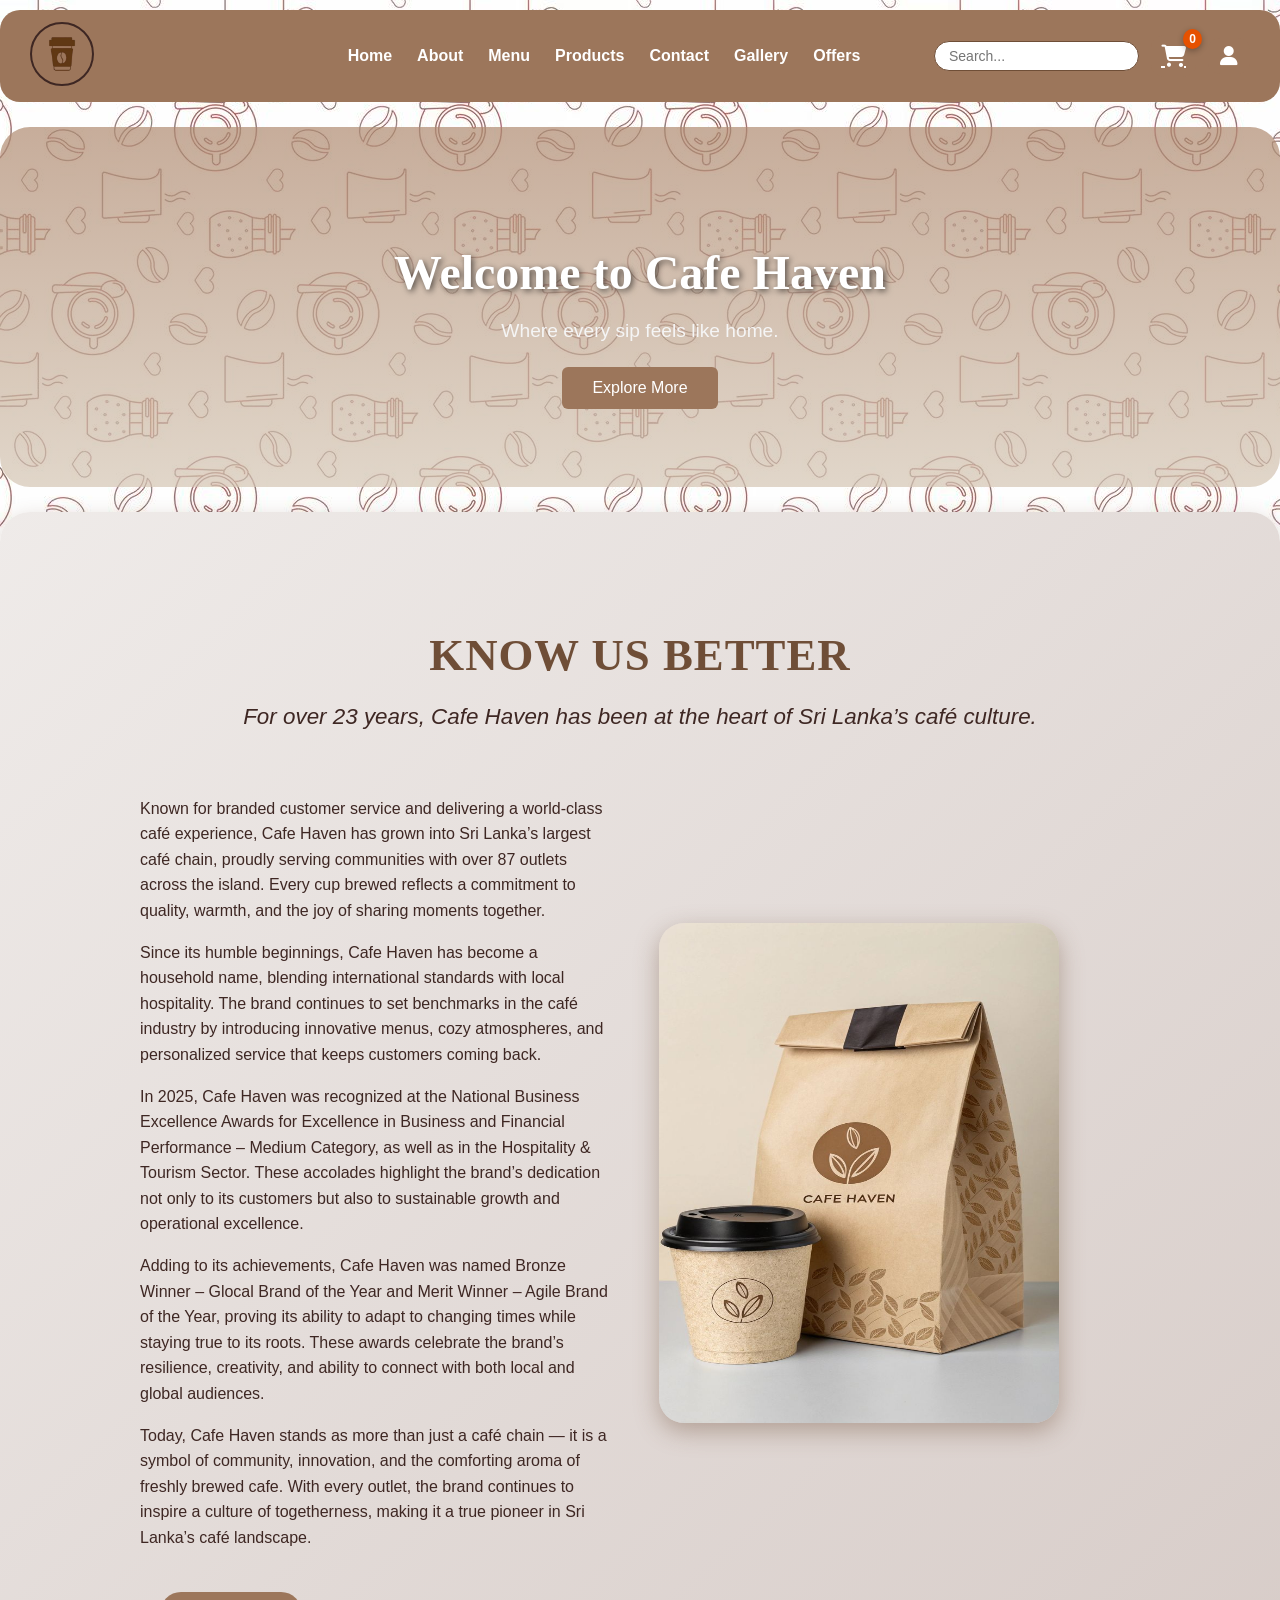
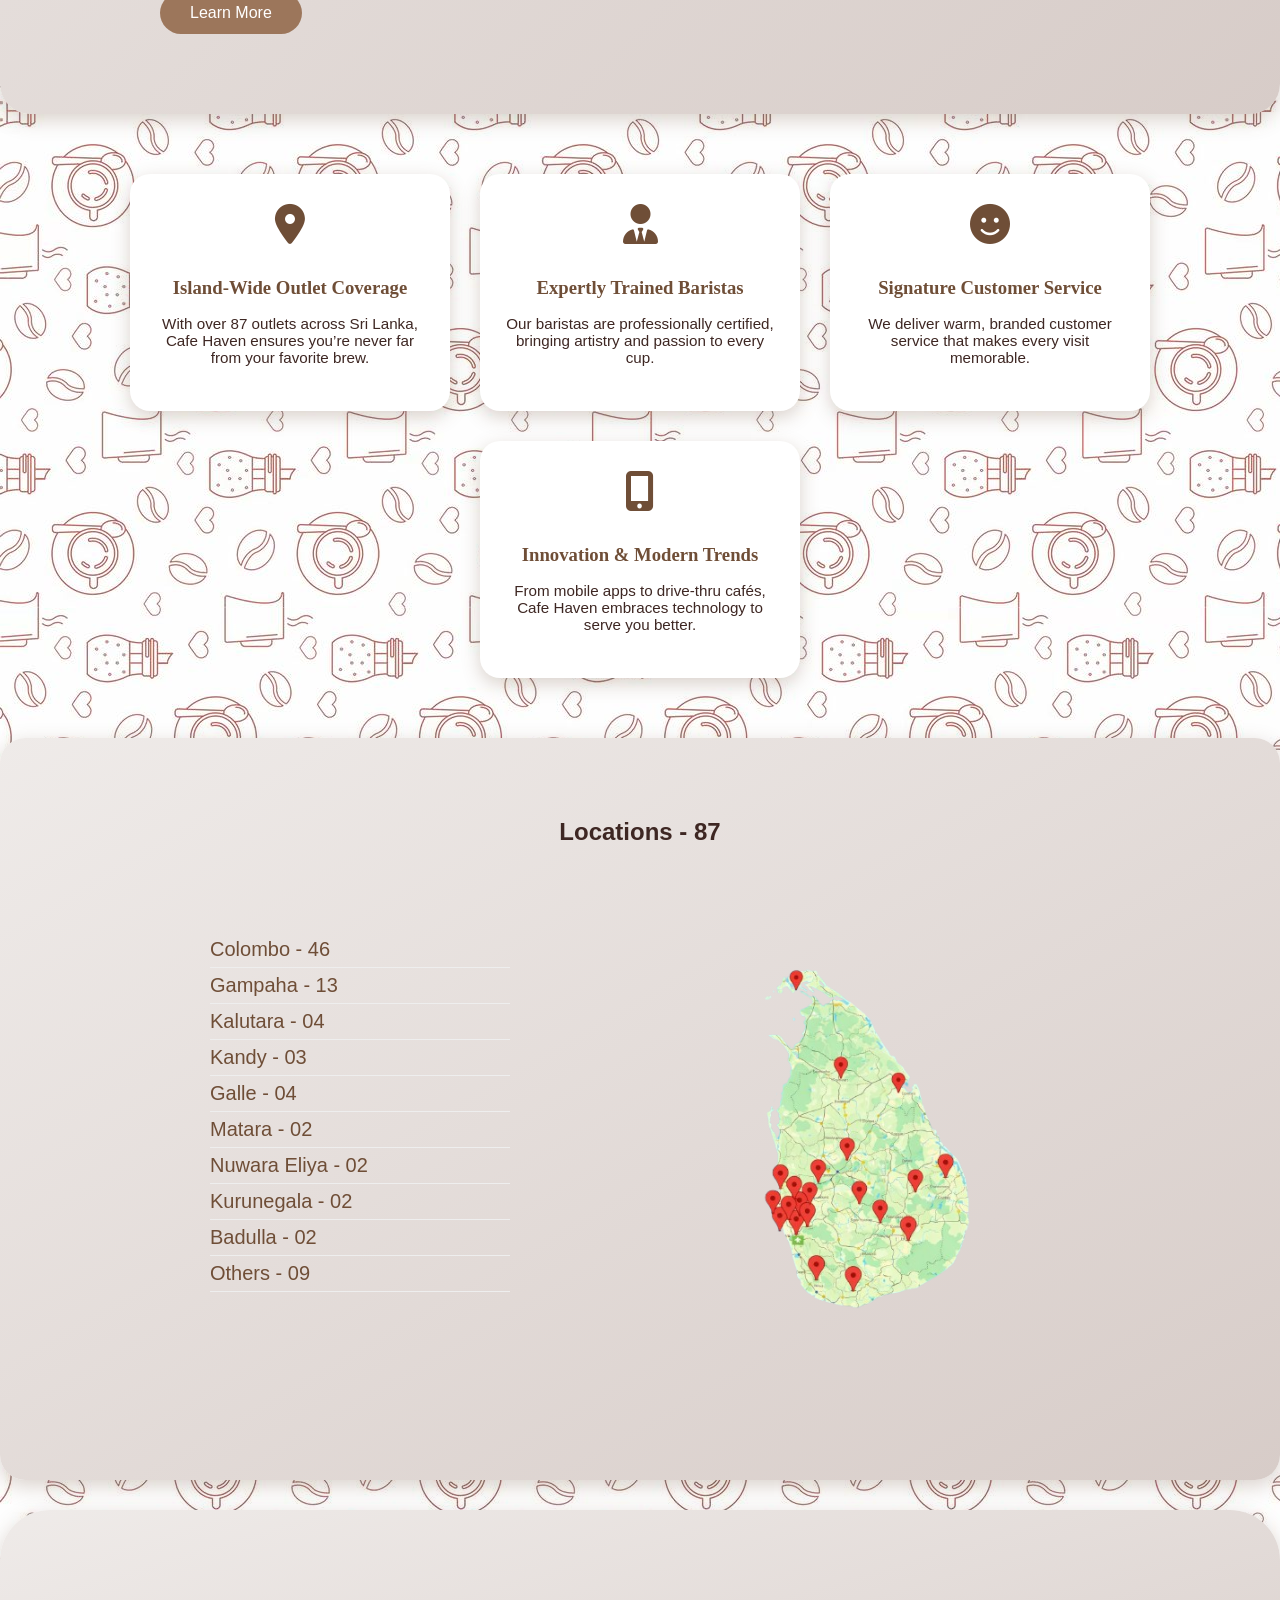
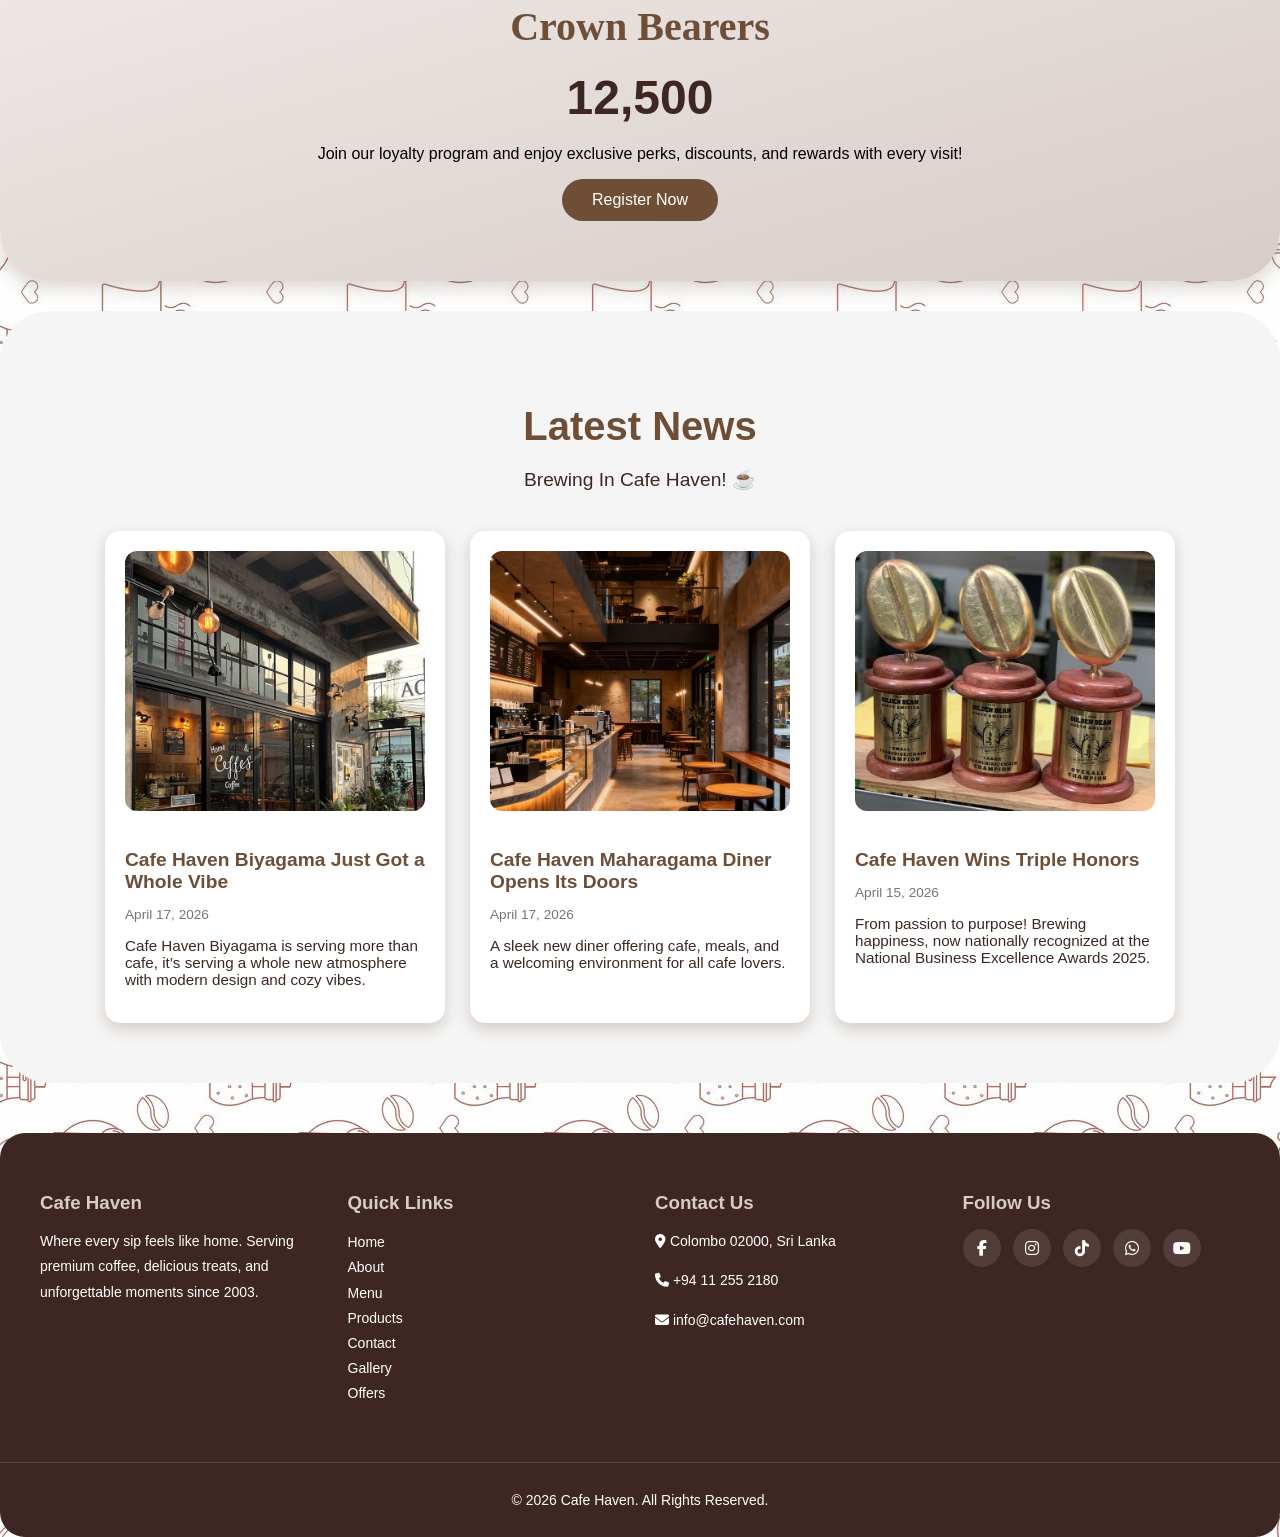
<file: index.html>
<!DOCTYPE html>
<html lang="en">
<head>
  <meta charset="UTF-8">
  <meta name="viewport" content="width=device-width, initial-scale=1.0">
  <title>Cafe Haven | Home</title>
  <link rel="stylesheet" href="https://cdnjs.cloudflare.com/ajax/libs/font-awesome/6.5.0/css/all.min.css">
  <link rel="icon" type="image/png" sizes="64x64" href="images/logo.png">
  <link rel="stylesheet" href="style.css">
  <link rel="stylesheet" href="shop.css">
</head>

<body style="background-image: url('images/wallpaper1.jpg');">

  <header>
   <div class="logo">
    <a href="index.html">
      <img src="images/logo.png" alt="Cafe Haven Logo">
    </a>
  </div>

    <nav class="nav-center">
      <ul class="nav-links">
        <li><a href="index.html">Home</a></li>
        <li><a href="about.html">About</a></li>
        <li><a href="menu.html">Menu</a></li>
        <li><a href="products.html">Products</a></li>
        <li><a href="contact.html">Contact</a></li>
        <li><a href="gallery.html">Gallery</a></li>
        <li><a href="offers.html">Offers</a></li>
      </ul>
    </nav>

  <div class="nav-actions">
  <input type="text" placeholder="Search..." class="search-box">
  <a href="cart.html" class="cart-icon">
    <i class="fas fa-shopping-cart"></i>
    <span id="cart-count">0</span>
  </a>
  <a href="login.html" class="login-icon">
    <i class="fas fa-user"></i>
  </a>
</div>

  </header>

  <section id="home" class="hero">
  <div class="hero-content">
    <h1>Welcome to Cafe Haven</h1>
    <p>Where every sip feels like home.</p>
    <button onclick="window.location.href='menu.html'">Explore More</button>
  </div>
</section>

<section class="about-section">
  <h2>Know us better</h2>
  <p class="about-tagline">For over 23 years, Cafe Haven has been at the heart of Sri Lanka’s café culture.</p>
  
  <div class="about-content">
    <div class="about-text">
      <p>Known for branded customer service and delivering a world-class café experience, Cafe Haven has grown into Sri Lanka’s largest 
        café chain, proudly serving communities with over 87 outlets across the island. Every cup brewed reflects a commitment to quality, 
        warmth, and the joy of sharing moments together.</p>
      <p>Since its humble beginnings, Cafe Haven has become a household name, blending international standards with local hospitality. 
        The brand continues to set benchmarks in the café industry by introducing innovative menus, cozy atmospheres, 
        and personalized service that keeps customers coming back.</p>
      <p>In 2025, Cafe Haven was recognized at the National Business Excellence Awards for Excellence in Business and Financial Performance 
        – Medium Category, as well as in the Hospitality & Tourism Sector. 
        These accolades highlight the brand’s dedication not only to its customers but also to sustainable growth and operational excellence.</p>
      <p>Adding to its achievements, Cafe Haven was named Bronze Winner – Glocal Brand of the Year and Merit Winner – 
        Agile Brand of the Year, proving its ability to adapt to changing times while staying true to its roots. 
        These awards celebrate the brand’s resilience, creativity, and ability to connect with both local and global audiences.</p>
      <p>Today, Cafe Haven stands as more than just a café chain — it is a symbol of community, innovation, 
        and the comforting aroma of freshly brewed cafe. With every outlet, the brand continues to inspire a culture of togetherness, 
        making it a true pioneer in Sri Lanka’s café landscape.</p>
    </div>
    <div class="about-image">
      <img src="images/about.jpg" alt="About Cafe Haven">
    </div>
  </div>

  <button class="learn-btn" onclick="window.location.href='about.html'">Learn More</button>
</section>

<section class="highlights">
  <div class="highlight-card">
    <i class="fas fa-map-marker-alt"></i>
    <h3>Island-Wide Outlet Coverage</h3>
    <p>With over 87 outlets across Sri Lanka, Cafe Haven ensures you’re never far from your favorite brew.</p>
  </div>

  <div class="highlight-card">
    <i class="fas fa-user-tie"></i>
    <h3>Expertly Trained Baristas</h3>
    <p>Our baristas are professionally certified, bringing artistry and passion to every cup.</p>
  </div>

  <div class="highlight-card">
    <i class="fas fa-smile"></i>
    <h3>Signature Customer Service</h3>
    <p>We deliver warm, branded customer service that makes every visit memorable.</p>
  </div>

  <div class="highlight-card">
    <i class="fas fa-mobile-alt"></i>
    <h3>Innovation & Modern Trends</h3>
    <p>From mobile apps to drive-thru cafés, Cafe Haven embraces technology to serve you better.</p>
  </div>
</section>

   <section class="map-layout">
  <div class="map-combined">
    <h2>Locations - 87</h2>
    <div class="map-content">
      <div class="location-list">
        <ul>
          <li>Colombo - 46</li>
          <li>Gampaha - 13</li>
          <li>Kalutara - 04</li>
          <li>Kandy - 03</li>
          <li>Galle - 04</li>
          <li>Matara - 02</li>
          <li>Nuwara Eliya - 02</li>
          <li>Kurunegala - 02</li>
          <li>Badulla - 02</li>
          <li>Others - 09</li>
        </ul>
      </div>
      <div class="map-image">
        <img src="images/map.png" alt="Cafe Haven outlets map">
      </div>
    </div>
  </div>
</section>

<section class="loyalty-section">
  <h2>Crown Bearers</h2>
  <div class="counter" id="counter">12,500</div>
  <p>Join our loyalty program and enjoy exclusive perks, discounts, and rewards with every visit!</p>
  <button class="register-btn" onclick="window.location.href='signup.html'"> Register Now</button>
</section>

<section class="latest-news">
  <h2>Latest News</h2>
  <p class="news-tagline">Brewing In Cafe Haven! ☕</p>

  <div class="news-grid">
 
    <div class="news-card">
      <img src="images/biyagama.jpg" alt="Cafe Haven Biyagama">
      <h3>Cafe Haven Biyagama Just Got a Whole Vibe</h3>
      <p class="date">April 17, 2026</p>
      <p class="desc">Cafe Haven Biyagama is serving more than cafe, it’s serving a whole new atmosphere with modern design and cozy vibes.</p>
    </div>

    <div class="news-card">
      <img src="images/maharagama.jpg" alt="Cafe Haven Maharagama Diner">
      <h3>Cafe Haven Maharagama Diner Opens Its Doors</h3>
      <p class="date">April 17, 2026</p>
      <p class="desc">A sleek new diner offering cafe, meals, and a welcoming environment for all cafe lovers.</p>
    </div>

    <div class="news-card">
      <img src="images/awards.jpg" alt="Cafe Haven Awards">
      <h3>Cafe Haven Wins Triple Honors</h3>
      <p class="date">April 15, 2026</p>
      <p class="desc">From passion to purpose! Brewing happiness, now nationally recognized at the National Business Excellence Awards 2025.</p>
    </div>
  </div>
</section>

  <footer class="footer">
  <div class="footer-container">

    <div class="footer-section">
      <h3>Cafe Haven</h3>
      <p>Where every sip feels like home. Serving premium coffee, delicious treats, and unforgettable moments since 2003.</p>
    </div>

    <div class="footer-section">
      <h3>Quick Links</h3>
      <ul>
        <li><a href="index.html">Home</a></li>
        <li><a href="about.html">About</a></li>
        <li><a href="menu.html">Menu</a></li>
        <li><a href="products.html">Products</a></li>
        <li><a href="contact.html">Contact</a></li>
        <li><a href="gallery.html">Gallery</a></li>
        <li><a href="offers.html">Offers</a></li>
      </ul>
    </div>

    <div class="footer-section">
      <h3>Contact Us</h3>
      <p><i class="fas fa-map-marker-alt"></i> Colombo 02000, Sri Lanka</p>
      <p><i class="fas fa-phone"></i> +94 11 255 2180</p>
      <p><i class="fas fa-envelope"></i> info@cafehaven.com</p>
    </div>

    <div class="footer-section">
      <h3>Follow Us</h3>
      <div class="social-icons">
        <a href="#"><i class="fab fa-facebook-f"></i></a>
        <a href="#"><i class="fab fa-instagram"></i></a>
        <a href="#"><i class="fab fa-tiktok"></i></a>
        <a href="#"><i class="fab fa-whatsapp"></i></a>
        <a href="#"><i class="fab fa-youtube"></i></a>
      </div>
    </div>

  </div>

  <div class="footer-bottom">
    <p>&copy; 2026 Cafe Haven. All Rights Reserved.</p>
  </div>
</footer>

  <button id="scrollTopBtn" title="Back to top"><i class="fas fa-chevron-up"></i></button>
  <script src="shop.js"></script>
</body>
</html>
</file>
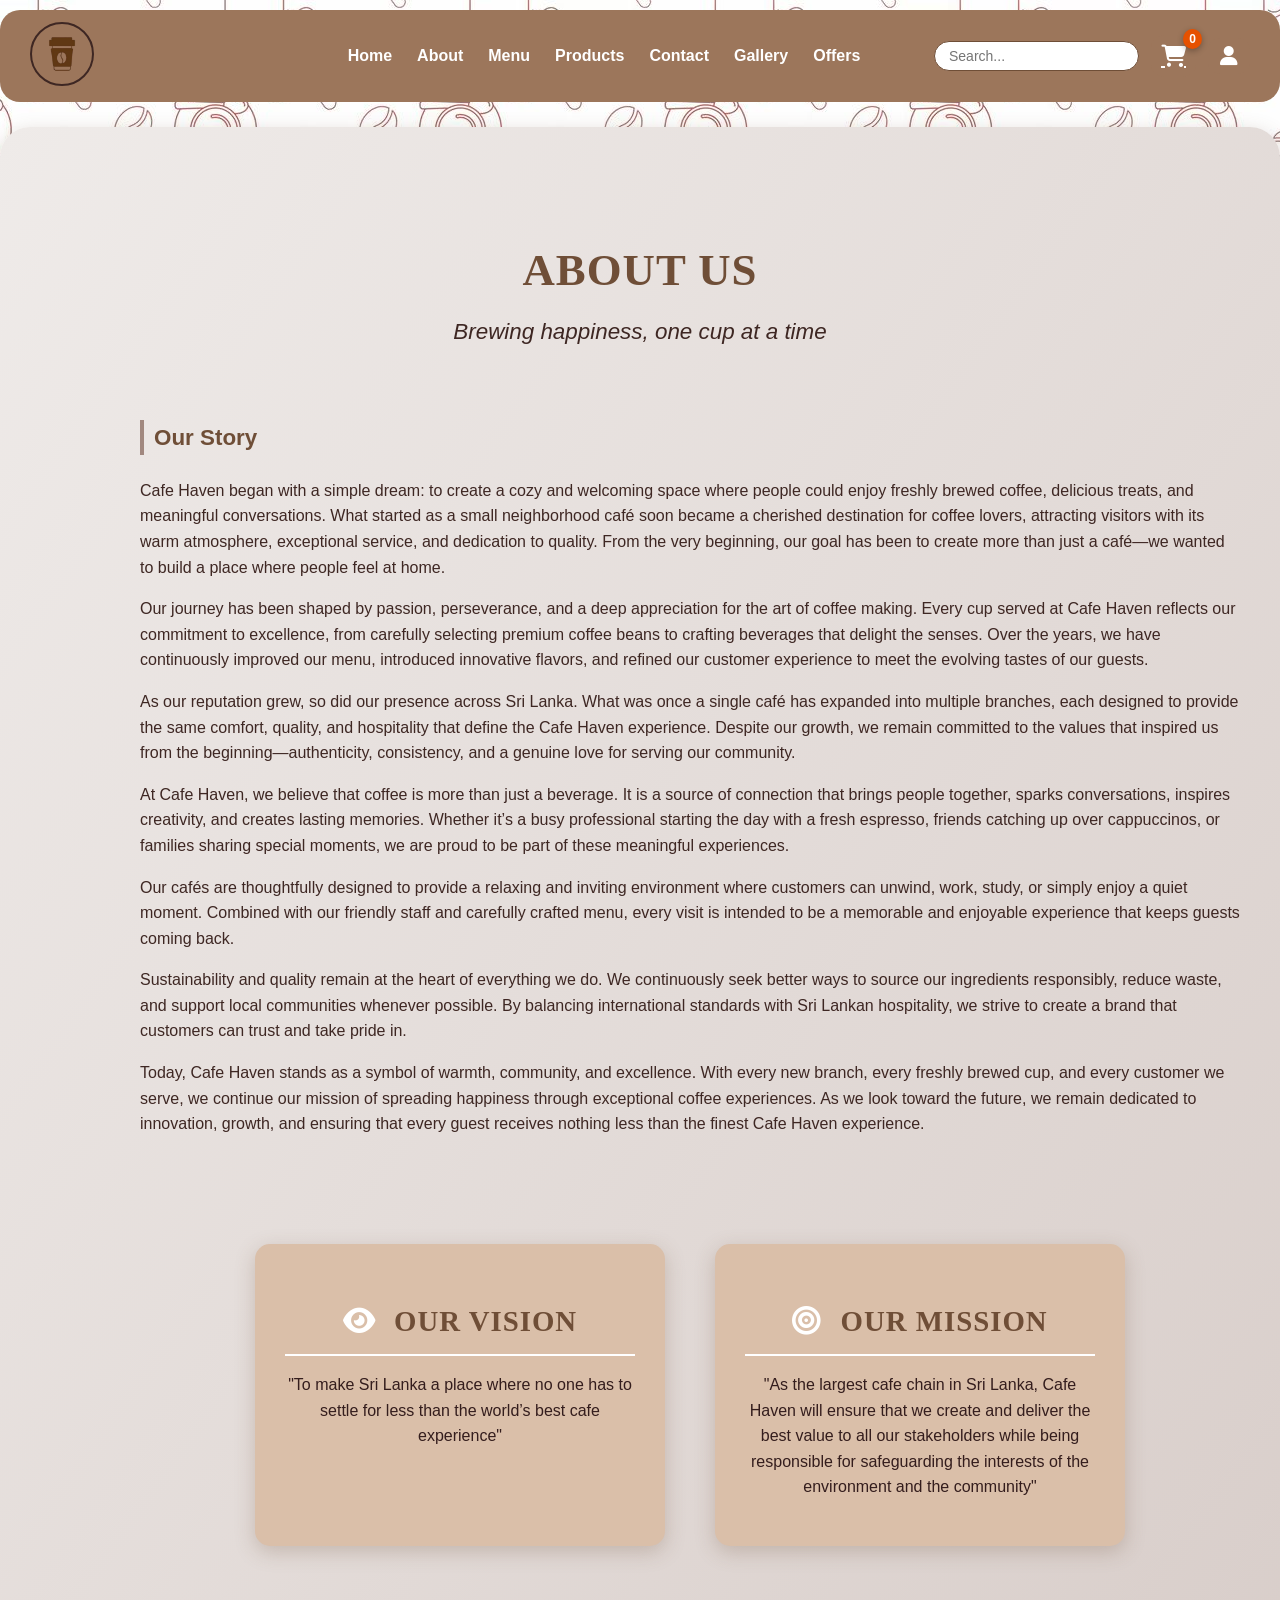
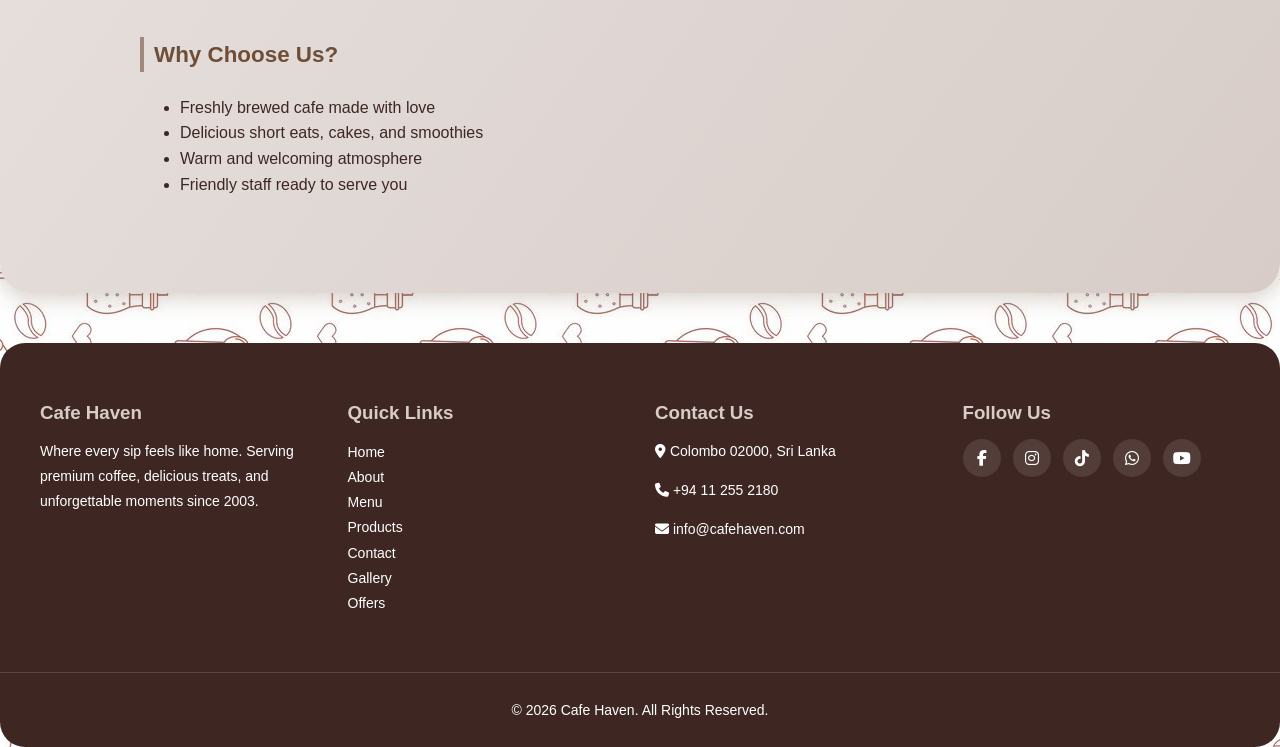
<file: about.html>
<!DOCTYPE html>
<html lang="en">
<head>
  <meta charset="UTF-8">
  <meta name="viewport" content="width=device-width, initial-scale=1.0">
  <title>Cafe Haven | About Us</title>
  <link rel="stylesheet" href="https://cdnjs.cloudflare.com/ajax/libs/font-awesome/6.5.0/css/all.min.css">
  <link rel="icon" type="image/png" sizes="64x64" href="images/logo.png">
  <link rel="stylesheet" href="style.css">
  <link rel="stylesheet" href="shop.css">
</head>
<body style="background-image: url('images/wallpaper1.jpg');">

  <header>
   <div class="logo">
    <a href="index.html">
      <img src="images/logo.png" alt="Cafe Haven Logo">
    </a>
  </div>

    <nav class="nav-center">
      <ul class="nav-links">
        <li><a href="index.html">Home</a></li>
        <li><a href="about.html">About</a></li>
        <li><a href="menu.html">Menu</a></li>
        <li><a href="products.html">Products</a></li>
        <li><a href="contact.html">Contact</a></li>
        <li><a href="gallery.html">Gallery</a></li>
        <li><a href="offers.html">Offers</a></li>
      </ul>
    </nav>

    <div class="nav-actions">
  <input type="text" placeholder="Search..." class="search-box">
  <a href="cart.html" class="cart-icon">
  <i class="fas fa-shopping-cart"></i>
  <span id="cart-count">0</span>
</a>
  
  <a href="login.html" class="login-icon">
    <i class="fas fa-user"></i></a>
  </div>
  </header>
  
  <section class="about-section">
    <h2>About Us</h2>
    <p class="about-tagline">Brewing happiness, one cup at a time</p>

    <div class="about-content">
      <!-- Text -->
      <div class="about-text">
        <h3>Our Story</h3>
        <p>
          Cafe Haven began with a simple dream: to create a cozy and welcoming space where people could enjoy freshly brewed coffee, 
          delicious treats, and meaningful conversations. What started as a small neighborhood café soon became a cherished destination for coffee lovers, 
          attracting visitors with its warm atmosphere, exceptional service, and dedication to quality. From the very beginning, our goal has been 
          to create more than just a café—we wanted to build a place where people feel at home.
        </p>
        <p>
          Our journey has been shaped by passion, perseverance, and a deep appreciation for the art of coffee making. 
          Every cup served at Cafe Haven reflects our commitment to excellence, from carefully selecting premium coffee 
          beans to crafting beverages that delight the senses. Over the years, we have continuously improved our menu, introduced innovative flavors, 
          and refined our customer experience to meet the evolving tastes of our guests.
        </p>
        <p>
          As our reputation grew, so did our presence across Sri Lanka. What was once a single café has expanded into multiple branches, 
          each designed to provide the same comfort, quality, and hospitality that define the Cafe Haven experience. Despite our growth, 
          we remain committed to the values that inspired us from the beginning—authenticity, consistency, and a genuine love for serving our community.
        </p>
        <p>
          At Cafe Haven, we believe that coffee is more than just a beverage. It is a source of connection that brings people together, 
          sparks conversations, inspires creativity, and creates lasting memories. Whether it’s a busy professional starting the day with a fresh espresso, 
          friends catching up over cappuccinos, or families sharing special moments, we are proud to be part of these meaningful experiences.
        </p>
        <p>
          Our cafés are thoughtfully designed to provide a relaxing and inviting environment where customers can unwind, 
          work, study, or simply enjoy a quiet moment. Combined with our friendly staff and carefully crafted menu, every visit is intended to be a memorable 
          and enjoyable experience that keeps guests coming back.
        </p>
        <p>
          Sustainability and quality remain at the heart of everything we do. We continuously seek better ways to source our ingredients responsibly, 
          reduce waste, and support local communities whenever possible. By balancing international standards with Sri Lankan hospitality, we strive to create a 
          brand that customers can trust and take pride in.
        </p>
        <p>
          Today, Cafe Haven stands as a symbol of warmth, community, and excellence. With every new branch, every freshly brewed cup, and every customer 
          we serve, we continue our mission of spreading happiness through exceptional coffee experiences. As we look toward the future, we remain dedicated 
          to innovation, growth, and ensuring that every guest receives nothing less than the finest Cafe Haven experience.
        </p>
<br><br>
        <section class="vision-mission">
  <div class="vm-card vision">
    <h2><i class="fas fa-eye"></i> Our Vision</h2>
    <p>"To make Sri Lanka a place where no one has to settle for less than the world’s best cafe experience"</p>
  </div>

  <div class="vm-card mission">
    <h2><i class="fas fa-bullseye"></i> Our Mission</h2>
    <p>"As the largest cafe chain in Sri Lanka, Cafe Haven will ensure that we create and deliver the best value to all our 
      stakeholders while being responsible for safeguarding the interests of the environment and the community"</p>
  </div>
</section>
      <div><br>
        <h3>Why Choose Us?</h3>
        <ul>
          <li>Freshly brewed cafe made with love</li>
          <li>Delicious short eats, cakes, and smoothies</li>
          <li>Warm and welcoming atmosphere</li>
          <li>Friendly staff ready to serve you</li>
        </ul>
      </div>
    </section>

<footer class="footer">
  <div class="footer-container">

    <div class="footer-section">
      <h3>Cafe Haven</h3>
      <p>Where every sip feels like home. Serving premium coffee, delicious treats, and unforgettable moments since 2003.</p>
    </div>

    <div class="footer-section">
      <h3>Quick Links</h3>
      <ul>
        <li><a href="index.html">Home</a></li>
        <li><a href="about.html">About</a></li>
        <li><a href="menu.html">Menu</a></li>
        <li><a href="products.html">Products</a></li>
        <li><a href="contact.html">Contact</a></li>
        <li><a href="gallery.html">Gallery</a></li>
        <li><a href="offers.html">Offers</a></li>
      </ul>
    </div>

    <div class="footer-section">
      <h3>Contact Us</h3>
      <p><i class="fas fa-map-marker-alt"></i> Colombo 02000, Sri Lanka</p>
      <p><i class="fas fa-phone"></i> +94 11 255 2180</p>
      <p><i class="fas fa-envelope"></i> info@cafehaven.com</p>
    </div>

    <div class="footer-section">
      <h3>Follow Us</h3>
      <div class="social-icons">
        <a href="#"><i class="fab fa-facebook-f"></i></a>
        <a href="#"><i class="fab fa-instagram"></i></a>
        <a href="#"><i class="fab fa-tiktok"></i></a>
        <a href="#"><i class="fab fa-whatsapp"></i></a>
        <a href="#"><i class="fab fa-youtube"></i></a>
      </div>
    </div>

  </div>

  <div class="footer-bottom">
    <p>&copy; 2026 Cafe Haven. All Rights Reserved.</p>
  </div>
</footer>

  <button id="scrollTopBtn" title="Back to top"><i class="fas fa-chevron-up"></i></button>
  <script src="shop.js"></script>
</body>
</html>
</file>
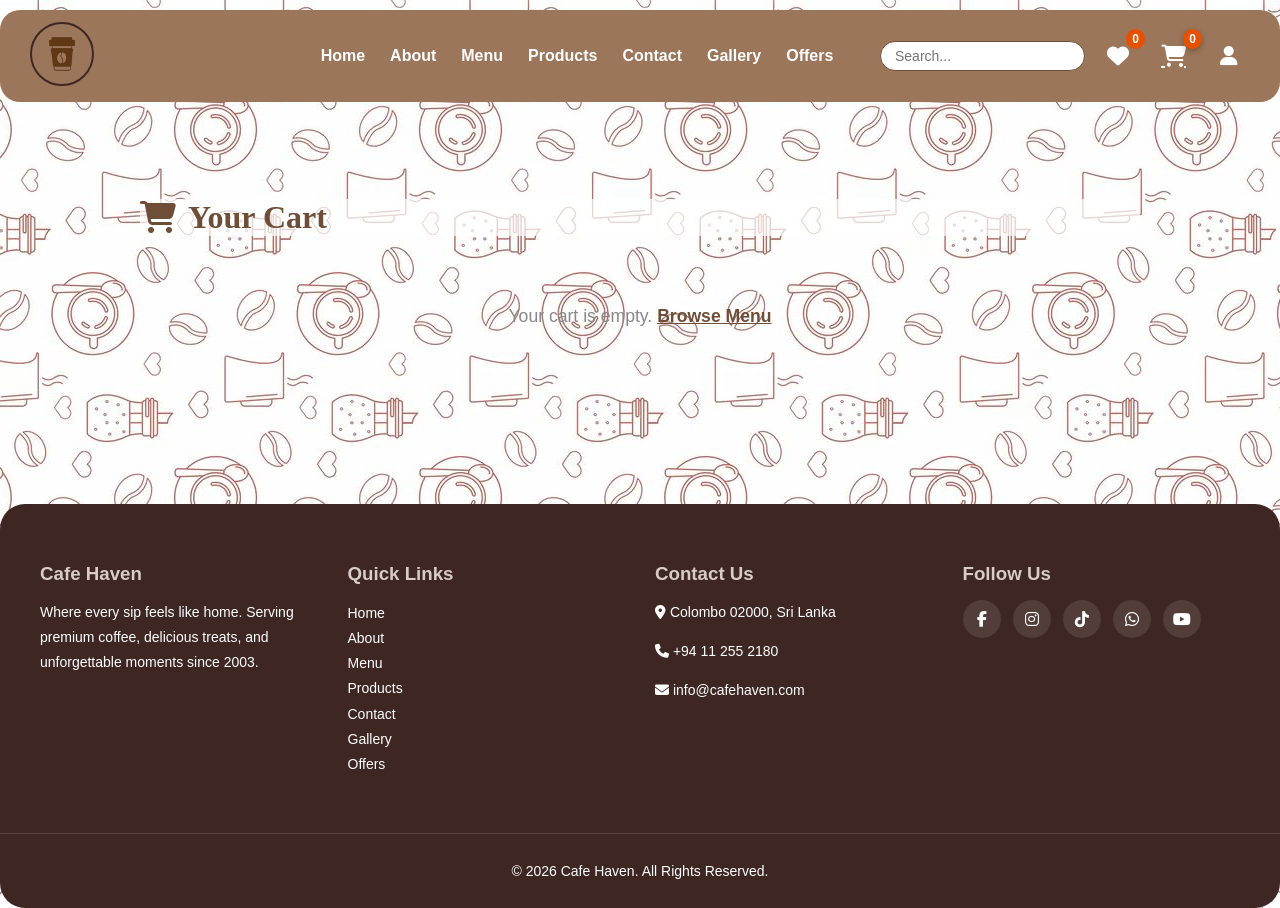
<file: cart.html>
<!DOCTYPE html>
<html lang="en">
<head>
  <meta charset="UTF-8">
  <meta name="viewport" content="width=device-width, initial-scale=1.0">
  <title>Cafe Haven | Cart</title>
  <link rel="stylesheet" href="https://cdnjs.cloudflare.com/ajax/libs/font-awesome/6.5.0/css/all.min.css">
  <link rel="icon" type="image/png" sizes="64x64" href="images/logo.png">
  <link rel="stylesheet" href="style.css">
  <link rel="stylesheet" href="shop.css">
</head>
<body style="background-image: url('images/wallpaper1.jpg');">

  <header>
   <div class="logo">
    <a href="index.html"><img src="images/logo.png" alt="Cafe Haven Logo"></a>
  </div>
    <nav class="nav-center">
      <ul class="nav-links">
        <li><a href="index.html">Home</a></li>
        <li><a href="about.html">About</a></li>
        <li><a href="menu.html">Menu</a></li>
        <li><a href="products.html">Products</a></li>
        <li><a href="contact.html">Contact</a></li>
        <li><a href="gallery.html">Gallery</a></li>
        <li><a href="offers.html">Offers</a></li>
      </ul>
    </nav>
    <div class="nav-actions">
      <input type="text" placeholder="Search..." class="search-box">
      <a href="favourites.html" class="fav-nav-icon">
        <i class="fas fa-heart"></i>
        <span id="fav-count">0</span>
      </a>
      <a href="cart.html" class="cart-icon">
        <i class="fas fa-shopping-cart"></i>
        <span id="cart-count">0</span>
      </a>
      <a href="login.html" class="login-icon"><i class="fas fa-user"></i></a>
    </div>
  </header>

  <section class="page-section">
    <h2 class="page-title"><i class="fas fa-shopping-cart"></i> Your Cart</h2>
    <div id="cartContent">
      <p class="empty-page-msg">Your cart is empty. <a href="menu.html" class="go-menu-link">Browse Menu</a></p>
    </div>
    <div class="cart-summary" id="cartSummary" style="display:none;">
      <div class="summary-row"><span>Subtotal:</span><span id="cartSubtotal">Rs. 0</span></div>
      <div class="summary-row total-row"><span>Total:</span><span id="cartTotal">Rs. 0</span></div>
      <div class="cart-page-actions">
        <button class="clear-cart-btn" onclick="clearCart()"><i class="fas fa-trash"></i> Clear Cart</button>
        <a href="checkout.html" class="checkout-btn"><i class="fas fa-credit-card"></i> Proceed to Checkout</a>
      </div>
    </div>
  </section>

  <footer class="footer">
  <div class="footer-container">

    <div class="footer-section">
      <h3>Cafe Haven</h3>
      <p>Where every sip feels like home. Serving premium coffee, delicious treats, and unforgettable moments since 2003.</p>
    </div>

    <div class="footer-section">
      <h3>Quick Links</h3>
      <ul>
        <li><a href="index.html">Home</a></li>
        <li><a href="about.html">About</a></li>
        <li><a href="menu.html">Menu</a></li>
        <li><a href="products.html">Products</a></li>
        <li><a href="contact.html">Contact</a></li>
        <li><a href="gallery.html">Gallery</a></li>
        <li><a href="offers.html">Offers</a></li>
      </ul>
    </div>

    <div class="footer-section">
      <h3>Contact Us</h3>
      <p><i class="fas fa-map-marker-alt"></i> Colombo 02000, Sri Lanka</p>
      <p><i class="fas fa-phone"></i> +94 11 255 2180</p>
      <p><i class="fas fa-envelope"></i> info@cafehaven.com</p>
    </div>

    <div class="footer-section">
      <h3>Follow Us</h3>
      <div class="social-icons">
        <a href="#"><i class="fab fa-facebook-f"></i></a>
        <a href="#"><i class="fab fa-instagram"></i></a>
        <a href="#"><i class="fab fa-tiktok"></i></a>
        <a href="#"><i class="fab fa-whatsapp"></i></a>
        <a href="#"><i class="fab fa-youtube"></i></a>
      </div>
    </div>

  </div>

  <div class="footer-bottom">
    <p>&copy; 2026 Cafe Haven. All Rights Reserved.</p>
  </div>
</footer>
  
  <script src="shop.js"></script>
  <script>renderCartPage();</script>

  <button id="scrollTopBtn" title="Back to top"><i class="fas fa-chevron-up"></i></button>
</body>
</html>
</file>
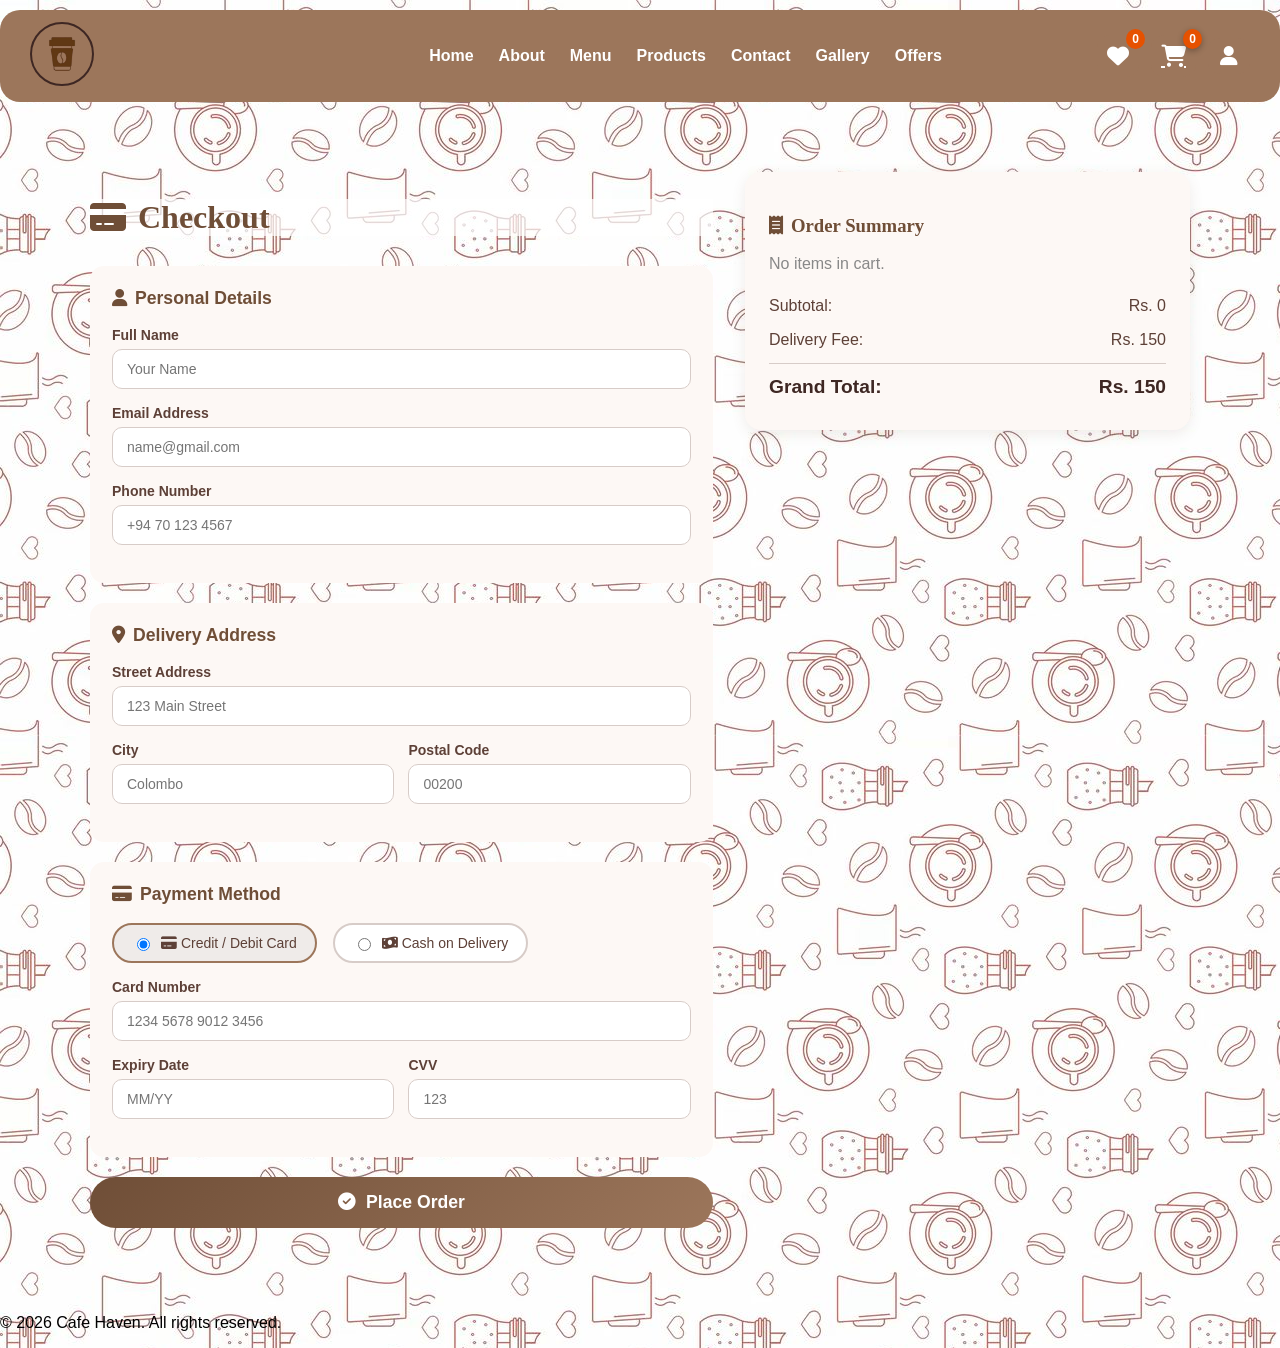
<file: checkout.html>
<!DOCTYPE html>
<html lang="en">
<head>
  <meta charset="UTF-8">
  <meta name="viewport" content="width=device-width, initial-scale=1.0">
  <title>Cafe Haven | Checkout</title>
  <link rel="stylesheet" href="https://cdnjs.cloudflare.com/ajax/libs/font-awesome/6.5.0/css/all.min.css">
  <link rel="icon" type="image/png" sizes="64x64" href="images/logo.png">
  <link rel="stylesheet" href="style.css">
  <link rel="stylesheet" href="shop.css">
</head>
<body style="background-image: url('images/wallpaper1.jpg');">

  <header>
   <div class="logo">
    <a href="index.html"><img src="images/logo.png" alt="Cafe Haven Logo"></a>
  </div>
    <nav class="nav-center">
      <ul class="nav-links">
        <li><a href="index.html">Home</a></li>
        <li><a href="about.html">About</a></li>
        <li><a href="menu.html">Menu</a></li>
        <li><a href="products.html">Products</a></li>
        <li><a href="contact.html">Contact</a></li>
        <li><a href="gallery.html">Gallery</a></li>
        <li><a href="offers.html">Offers</a></li>
      </ul>
    </nav>
    <div class="nav-actions">
      <a href="favourites.html" class="fav-nav-icon">
        <i class="fas fa-heart"></i>
        <span id="fav-count">0</span>
      </a>
      <a href="cart.html" class="cart-icon">
        <i class="fas fa-shopping-cart"></i>
        <span id="cart-count">0</span>
      </a>
      <a href="login.html" class="login-icon"><i class="fas fa-user"></i></a>
    </div>
  </header>

  <section class="page-section checkout-layout">
    <div class="checkout-form-section">
      <h2 class="page-title"><i class="fas fa-credit-card"></i> Checkout</h2>

      <div class="checkout-step">
        <h3><i class="fas fa-user"></i> Personal Details</h3>
        <div class="form-group">
          <label>Full Name</label>
          <input type="text" id="chkName" placeholder="Your Name">
        </div>
        <div class="form-group">
          <label>Email Address</label>
          <input type="email" id="chkEmail" placeholder="name@gmail.com">
        </div>
        <div class="form-group">
          <label>Phone Number</label>
          <input type="tel" id="chkPhone" placeholder="+94 70 123 4567">
        </div>
      </div>

      <div class="checkout-step">
        <h3><i class="fas fa-map-marker-alt"></i> Delivery Address</h3>
        <div class="form-group">
          <label>Street Address</label>
          <input type="text" id="chkAddress" placeholder="123 Main Street">
        </div>
        <div class="form-row">
          <div class="form-group">
            <label>City</label>
            <input type="text" id="chkCity" placeholder="Colombo">
          </div>
          <div class="form-group">
            <label>Postal Code</label>
            <input type="text" id="chkPostal" placeholder="00200">
          </div>
        </div>
      </div>

      <div class="checkout-step">
        <h3><i class="fas fa-credit-card"></i> Payment Method</h3>
        <div class="payment-options">
          <label class="payment-option">
            <input type="radio" name="payment" value="card" checked>
            <span><i class="fas fa-credit-card"></i> Credit / Debit Card</span>
          </label>
          <label class="payment-option">
            <input type="radio" name="payment" value="cash">
            <span><i class="fas fa-money-bill-wave"></i> Cash on Delivery</span>
          </label>
        </div>
        <div id="cardFields">
          <div class="form-group">
            <label>Card Number</label>
            <input type="text" id="cardNum" placeholder="1234 5678 9012 3456" maxlength="19">
          </div>
          <div class="form-row">
            <div class="form-group">
              <label>Expiry Date</label>
              <input type="text" id="cardExpiry" placeholder="MM/YY">
            </div>
            <div class="form-group">
              <label>CVV</label>
              <input type="text" id="cardCvv" placeholder="123" maxlength="3">
            </div>
          </div>
        </div>
      </div>

      <button class="place-order-btn" onclick="placeOrder()">
        <i class="fas fa-check-circle"></i> Place Order
      </button>
    </div>

    <div class="order-summary-section">
      <h3><i class="fas fa-receipt"></i> Order Summary</h3>
      <div id="checkoutItems"></div>
      <div class="summary-row"><span>Subtotal:</span><span id="chkSubtotal">Rs. 0</span></div>
      <div class="summary-row"><span>Delivery Fee:</span><span>Rs. 150</span></div>
      <div class="summary-row total-row"><span>Grand Total:</span><span id="chkTotal">Rs. 150</span></div>
    </div>
  </section>

  <div class="order-modal" id="orderModal">
    <div class="order-modal-content">
      <div class="order-success-icon"><i class="fas fa-check-circle"></i></div>
      <h2>Order Placed!</h2>
      <p>Thank you for your order. We'll get it ready soon! ☕</p>
      <a href="menu.html" class="back-menu-btn">Back to Menu</a>
    </div>
  </div>

  <footer>
    <p>&copy; 2026 Cafe Haven. All rights reserved.</p>
  </footer>
  <script src="shop.js"></script>
  <script>renderCheckoutPage();</script>

  <button id="scrollTopBtn" title="Back to top"><i class="fas fa-chevron-up"></i></button>
</body>
</html>
</file>
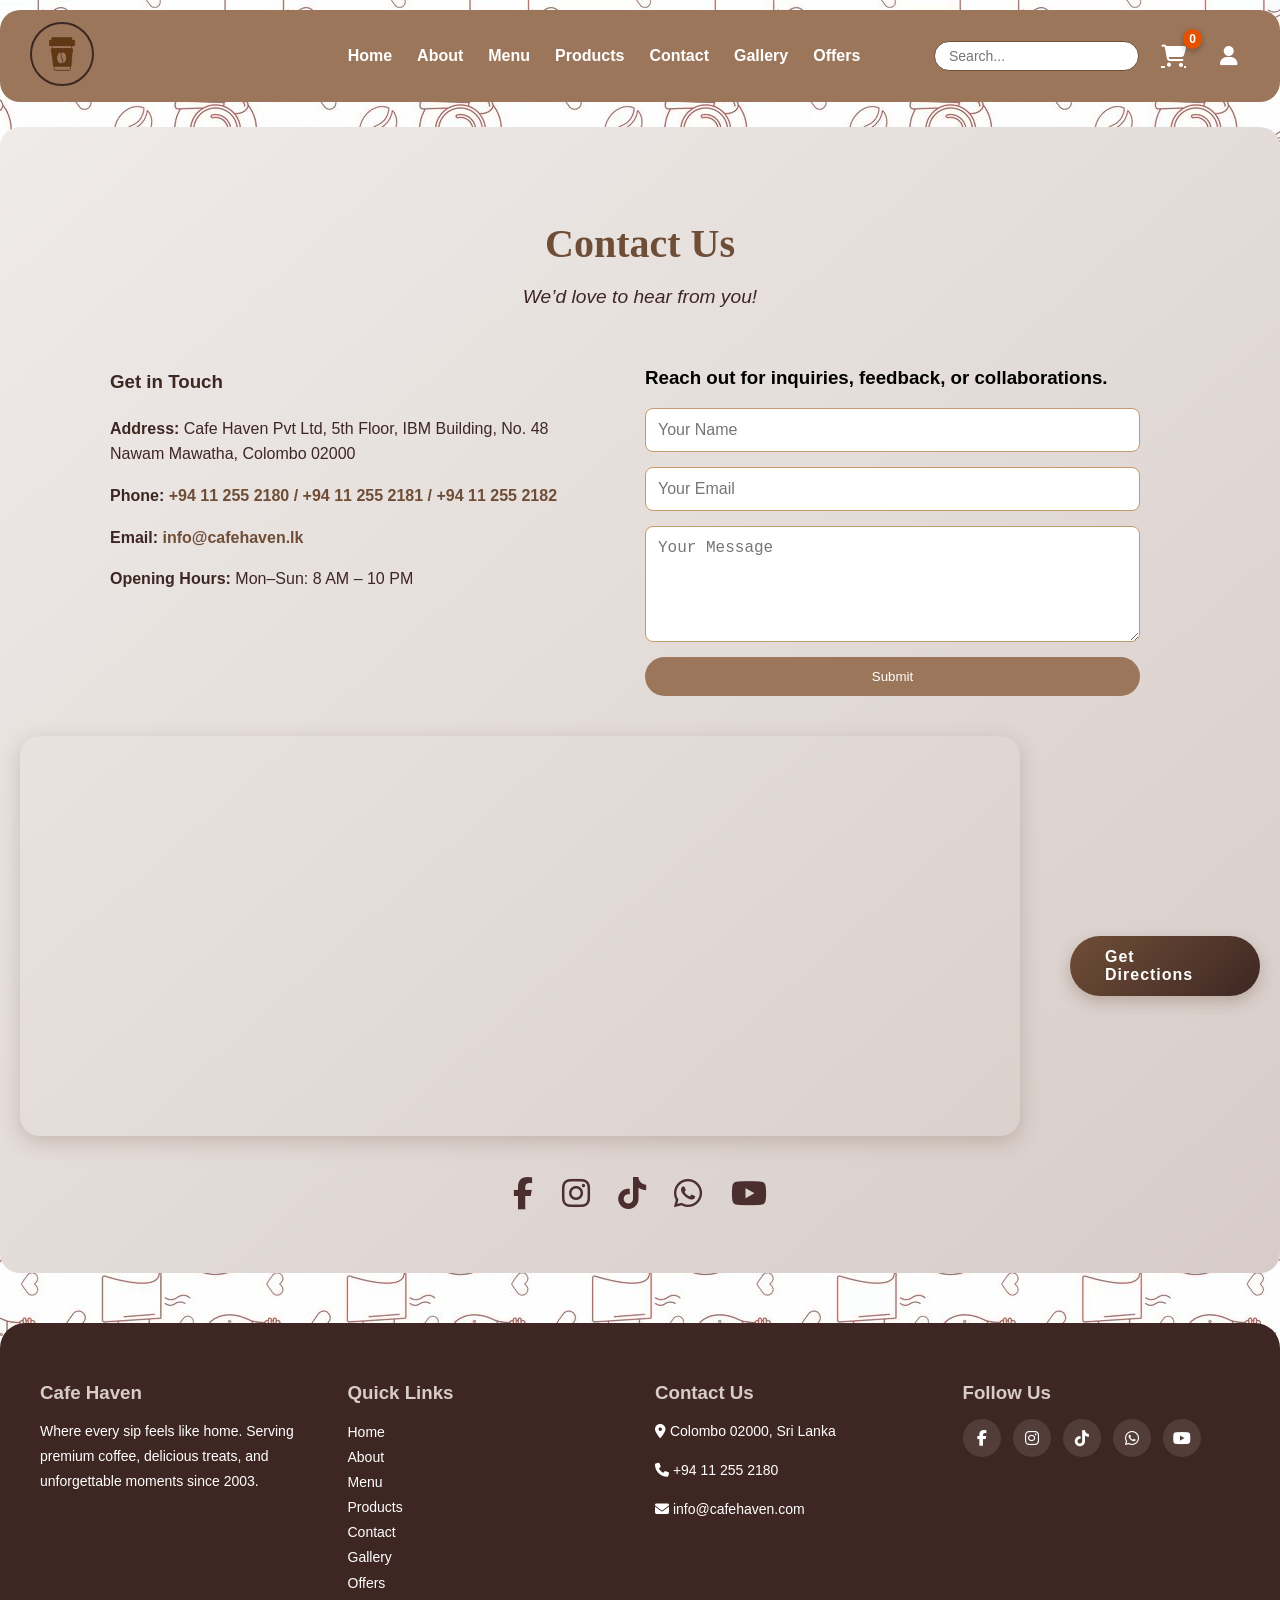
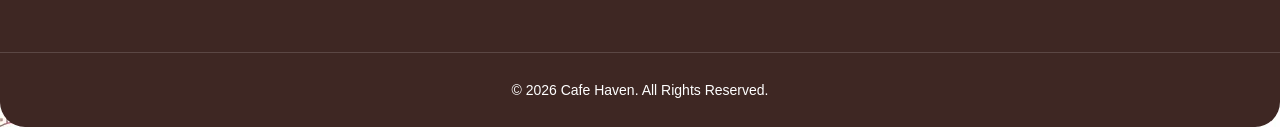
<file: contact.html>
<!DOCTYPE html>
<html lang="en">
<head>
  <meta charset="UTF-8">
  <meta name="viewport" content="width=device-width, initial-scale=1.0">
  <head>
  <link rel="stylesheet" href="https://cdnjs.cloudflare.com/ajax/libs/font-awesome/6.5.0/css/all.min.css">
  <title>Cafe Haven | Contact Us</title>
 
  <link rel="icon" type="image/png" sizes="64x64" href="images/logo.png">
  <link rel="stylesheet" href="style.css">
  <link rel="stylesheet" href="shop.css">
</head>
<body style="background-image: url('images/wallpaper1.jpg');">

  <header>
   <div class="logo">
    <a href="index.html">
      <img src="images/logo.png" alt="Cafe Haven Logo">
    </a>
  </div>

   <nav class="nav-center">
      <ul class="nav-links">
        <li><a href="index.html">Home</a></li>
        <li><a href="about.html">About</a></li>
        <li><a href="menu.html">Menu</a></li>
        <li><a href="products.html">Products</a></li>
        <li><a href="contact.html">Contact</a></li>
        <li><a href="gallery.html">Gallery</a></li>
        <li><a href="offers.html">Offers</a></li>
      </ul>
    </nav>

    <div class="nav-actions">
  <input type="text" placeholder="Search..." class="search-box">
  <a href="cart.html" class="cart-icon">
  <i class="fas fa-shopping-cart"></i>
  <span id="cart-count">0</span>
</a>
  
  <a href="login.html" class="login-icon">
    <i class="fas fa-user"></i></a>
  </div>
  </header>

  <section class="contact-section">
    <h2>Contact Us</h2>
    <p class="contact-tagline">We’d love to hear from you!</p>
    <div class="contact-content">
  <div class="contact-info">
  <h3>Get in Touch</h3>
  <p><strong>Address:</strong> Cafe Haven Pvt Ltd, 5th Floor, IBM Building, No. 48 Nawam Mawatha, Colombo 02000</p>
  <p><strong>Phone:</strong> 
    <a href="tel:+94112552180" class="contact-link">+94 11 255 2180 / </a>
    <a href="tel:+94112552181" class="contact-link">+94 11 255 2181 / </a>
    <a href="tel:+94112552182" class="contact-link">+94 11 255 2182</a>
  </p>
  <p><strong>Email:</strong> 
    <a href="mailto:info@cafehaven.lk" class="contact-link">info@cafehaven.lk</a>
  </p>
  <p><strong>Opening Hours:</strong> Mon–Sun: 8 AM – 10 PM</p>
</div>

      <div class="contact-form">
        <h3>Reach out for inquiries, feedback, or collaborations.</h3>
        <form>
          <input type="text" placeholder="Your Name" required>
          <input type="email" placeholder="Your Email" required>
          <textarea placeholder="Your Message" rows="5" required></textarea>
          <button type="submit">Submit</button>
        </form>
      </div>
    </div>

    <div class="map-container">
  <iframe 
    src="https://www.google.com/maps/embed?pb=!1m18!1m12!1m3!1d63311.123456789!2d79.861243!3d6.927079!2m3!1f0!2f0!3f0!3m2!1i1024!2i768!4f13.1!3m3!1m2!1s0x3ae259123456789%3A0xabcdef123456789!2sColombo%2C%20Sri%20Lanka!5e0!3m2!1sen!2slk!4v1717000000000!5m2!1sen!2slk" 
    width="100%" 
    height="400" 
    style="border:0; border-radius:20px;" 
    allowfullscreen="" 
    loading="lazy" 
    referrerpolicy="no-referrer-when-downgrade">
  </iframe>

  <a href="https://www.google.com/maps/dir/?api=1&destination=Colombo+Sri+Lanka" 
   target="_blank" 
   class="directions-btn">
   Get Directions
</a>
</div>

<div class="social-links">
  <a href="https://www.facebook.com" target="_blank" class="social-icon facebook">
    <i class="fab fa-facebook-f"></i>
  </a>
  <a href="https://www.instagram.com" target="_blank" class="social-icon instagram">
    <i class="fab fa-instagram"></i>
  </a>
  <a href="https://www.tiktok.com" target="_blank" class="social-icon tiktok">
    <i class="fab fa-tiktok"></i>
  </a>
  <a href="https://www.whatsapp.com" target="_blank" class="social-icon whatsapp">
    <i class="fab fa-whatsapp"></i>
  </a>
  <a href="https://www.youtube.com" target="_blank" class="social-icon youtube">
    <i class="fab fa-youtube"></i>
  </a>
</div>
</section>

<footer class="footer">
  <div class="footer-container">

    <div class="footer-section">
      <h3>Cafe Haven</h3>
      <p>Where every sip feels like home. Serving premium coffee, delicious treats, and unforgettable moments since 2003.</p>
    </div>

    <div class="footer-section">
      <h3>Quick Links</h3>
      <ul>
        <li><a href="index.html">Home</a></li>
        <li><a href="about.html">About</a></li>
        <li><a href="menu.html">Menu</a></li>
        <li><a href="products.html">Products</a></li>
        <li><a href="contact.html">Contact</a></li>
        <li><a href="gallery.html">Gallery</a></li>
        <li><a href="offers.html">Offers</a></li>
      </ul>
    </div>

    <div class="footer-section">
      <h3>Contact Us</h3>
      <p><i class="fas fa-map-marker-alt"></i> Colombo 02000, Sri Lanka</p>
      <p><i class="fas fa-phone"></i> +94 11 255 2180</p>
      <p><i class="fas fa-envelope"></i> info@cafehaven.com</p>
    </div>

    <div class="footer-section">
      <h3>Follow Us</h3>
      <div class="social-icons">
        <a href="#"><i class="fab fa-facebook-f"></i></a>
        <a href="#"><i class="fab fa-instagram"></i></a>
        <a href="#"><i class="fab fa-tiktok"></i></a>
        <a href="#"><i class="fab fa-whatsapp"></i></a>
        <a href="#"><i class="fab fa-youtube"></i></a>
      </div>
    </div>

  </div>

  <div class="footer-bottom">
    <p>&copy; 2026 Cafe Haven. All Rights Reserved.</p>
  </div>
</footer>

  <button id="scrollTopBtn" title="Back to top"><i class="fas fa-chevron-up"></i></button>
  <script src="shop.js"></script>
</body>
</html>
</file>
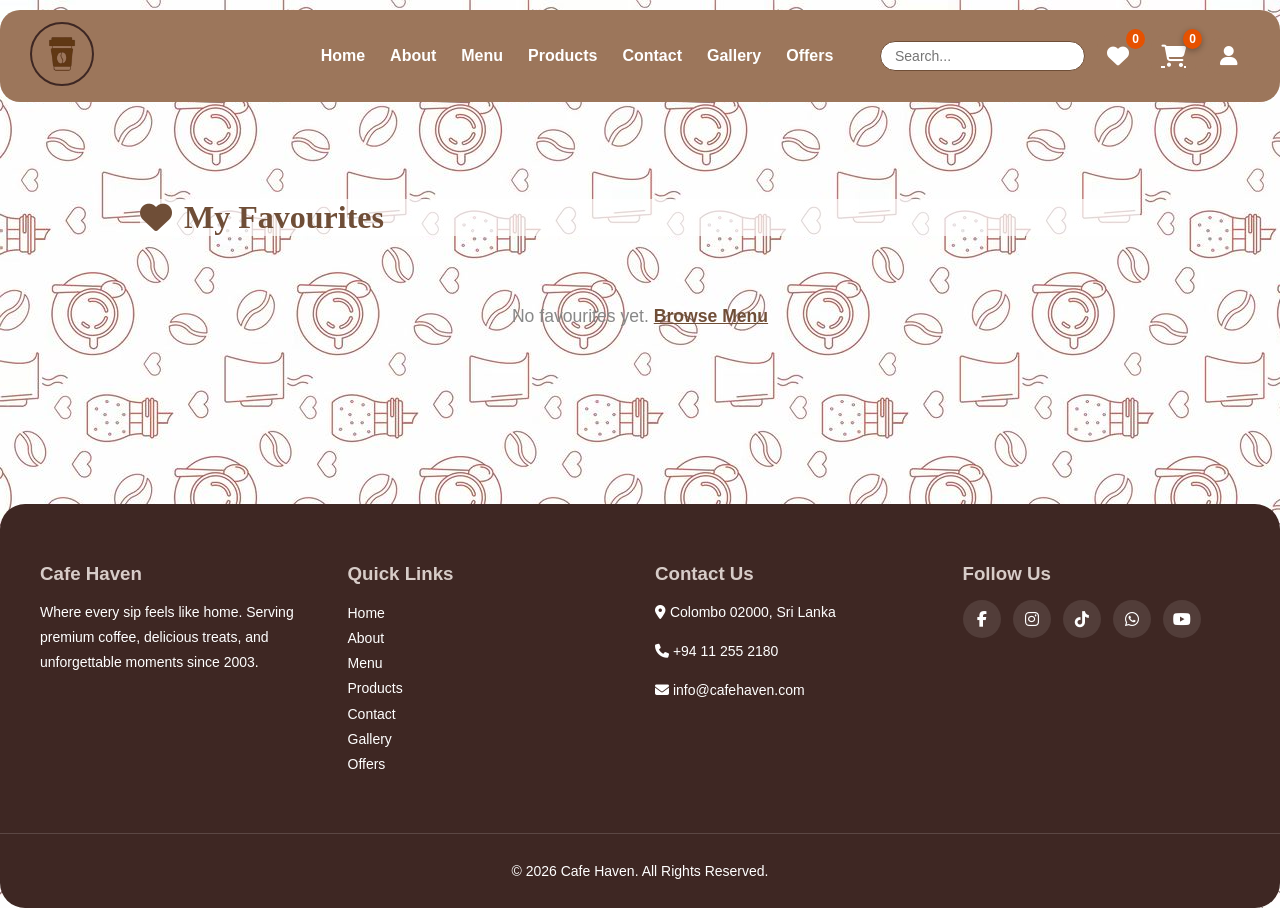
<file: favourites.html>
<!DOCTYPE html>
<html lang="en">
<head>
  <meta charset="UTF-8">
  <meta name="viewport" content="width=device-width, initial-scale=1.0">
  <title>Cafe Haven | Favourites</title>
  <link rel="stylesheet" href="https://cdnjs.cloudflare.com/ajax/libs/font-awesome/6.5.0/css/all.min.css">
  <link rel="icon" type="image/png" sizes="64x64" href="images/logo.png">
  <link rel="stylesheet" href="style.css">
  <link rel="stylesheet" href="shop.css">
</head>
<body style="background-image: url('images/wallpaper1.jpg');">

  <header>
   <div class="logo">
    <a href="index.html"><img src="images/logo.png" alt="Cafe Haven Logo"></a>
  </div>
    <nav class="nav-center">
      <ul class="nav-links">
        <li><a href="index.html">Home</a></li>
        <li><a href="about.html">About</a></li>
        <li><a href="menu.html">Menu</a></li>
        <li><a href="products.html">Products</a></li>
        <li><a href="contact.html">Contact</a></li>
        <li><a href="gallery.html">Gallery</a></li>
        <li><a href="offers.html">Offers</a></li>
      </ul>
    </nav>
    <div class="nav-actions">
      <input type="text" placeholder="Search..." class="search-box">
      <a href="favourites.html" class="fav-nav-icon">
        <i class="fas fa-heart"></i>
        <span id="fav-count">0</span>
      </a>
      <a href="cart.html" class="cart-icon">
        <i class="fas fa-shopping-cart"></i>
        <span id="cart-count">0</span>
      </a>
      <a href="login.html" class="login-icon"><i class="fas fa-user"></i></a>
    </div>
  </header>

  <section class="page-section">
    <h2 class="page-title"><i class="fas fa-heart"></i> My Favourites</h2>
    <div id="favContent">
      <p class="empty-page-msg">No favourites yet. <a href="menu.html" class="go-menu-link">Browse Menu</a></p>
    </div>
  </section>

  <footer class="footer">
  <div class="footer-container">

    <div class="footer-section">
      <h3>Cafe Haven</h3>
      <p>Where every sip feels like home. Serving premium coffee, delicious treats, and unforgettable moments since 2003.</p>
    </div>

    <div class="footer-section">
      <h3>Quick Links</h3>
      <ul>
        <li><a href="index.html">Home</a></li>
        <li><a href="about.html">About</a></li>
        <li><a href="menu.html">Menu</a></li>
        <li><a href="products.html">Products</a></li>
        <li><a href="contact.html">Contact</a></li>
        <li><a href="gallery.html">Gallery</a></li>
        <li><a href="offers.html">Offers</a></li>
      </ul>
    </div>

    <div class="footer-section">
      <h3>Contact Us</h3>
      <p><i class="fas fa-map-marker-alt"></i> Colombo 02000, Sri Lanka</p>
      <p><i class="fas fa-phone"></i> +94 11 255 2180</p>
      <p><i class="fas fa-envelope"></i> info@cafehaven.com</p>
    </div>

    <div class="footer-section">
      <h3>Follow Us</h3>
      <div class="social-icons">
        <a href="#"><i class="fab fa-facebook-f"></i></a>
        <a href="#"><i class="fab fa-instagram"></i></a>
        <a href="#"><i class="fab fa-tiktok"></i></a>
        <a href="#"><i class="fab fa-whatsapp"></i></a>
        <a href="#"><i class="fab fa-youtube"></i></a>
      </div>
    </div>

  </div>

  <div class="footer-bottom">
    <p>&copy; 2026 Cafe Haven. All Rights Reserved.</p>
  </div>
</footer>

  <script src="shop.js"></script>
  <script>renderFavouritesPage();</script>
  
  <button id="scrollTopBtn" title="Back to top"><i class="fas fa-chevron-up"></i></button>
</body>
</html>
</file>
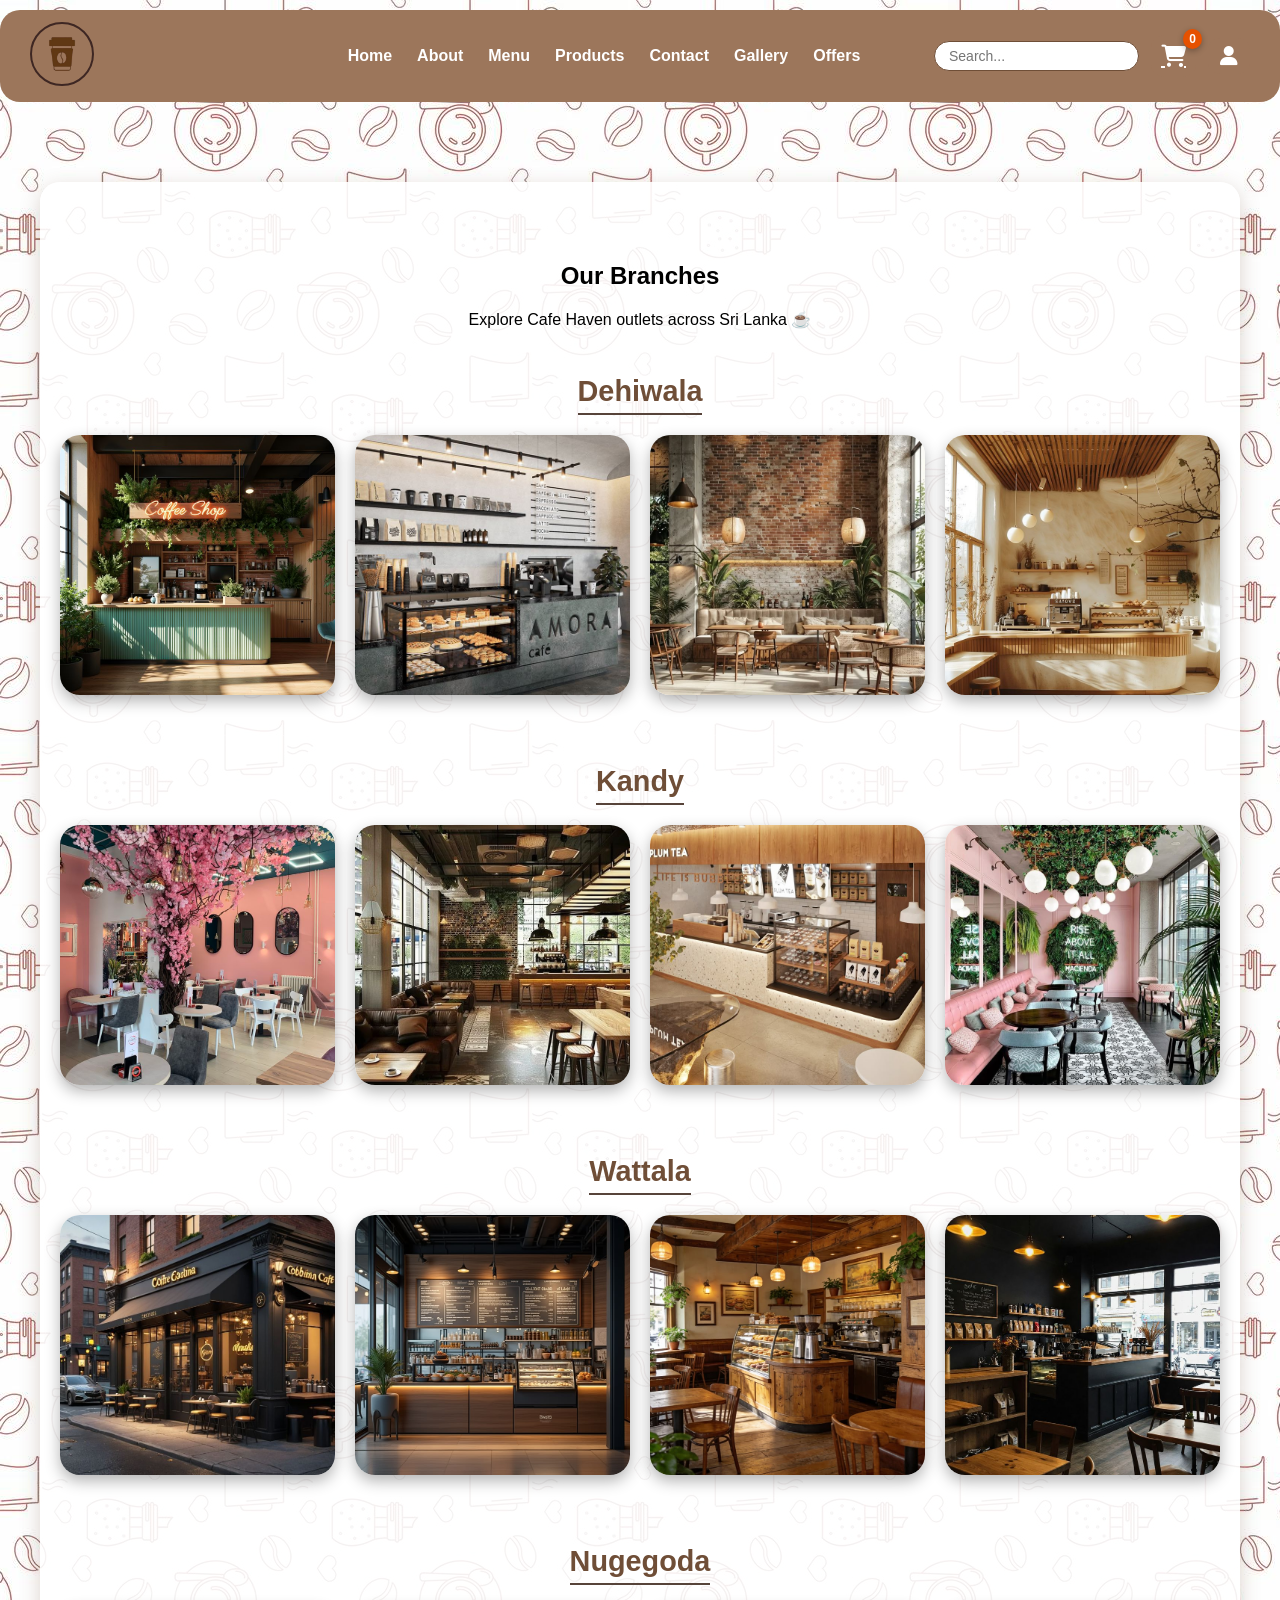
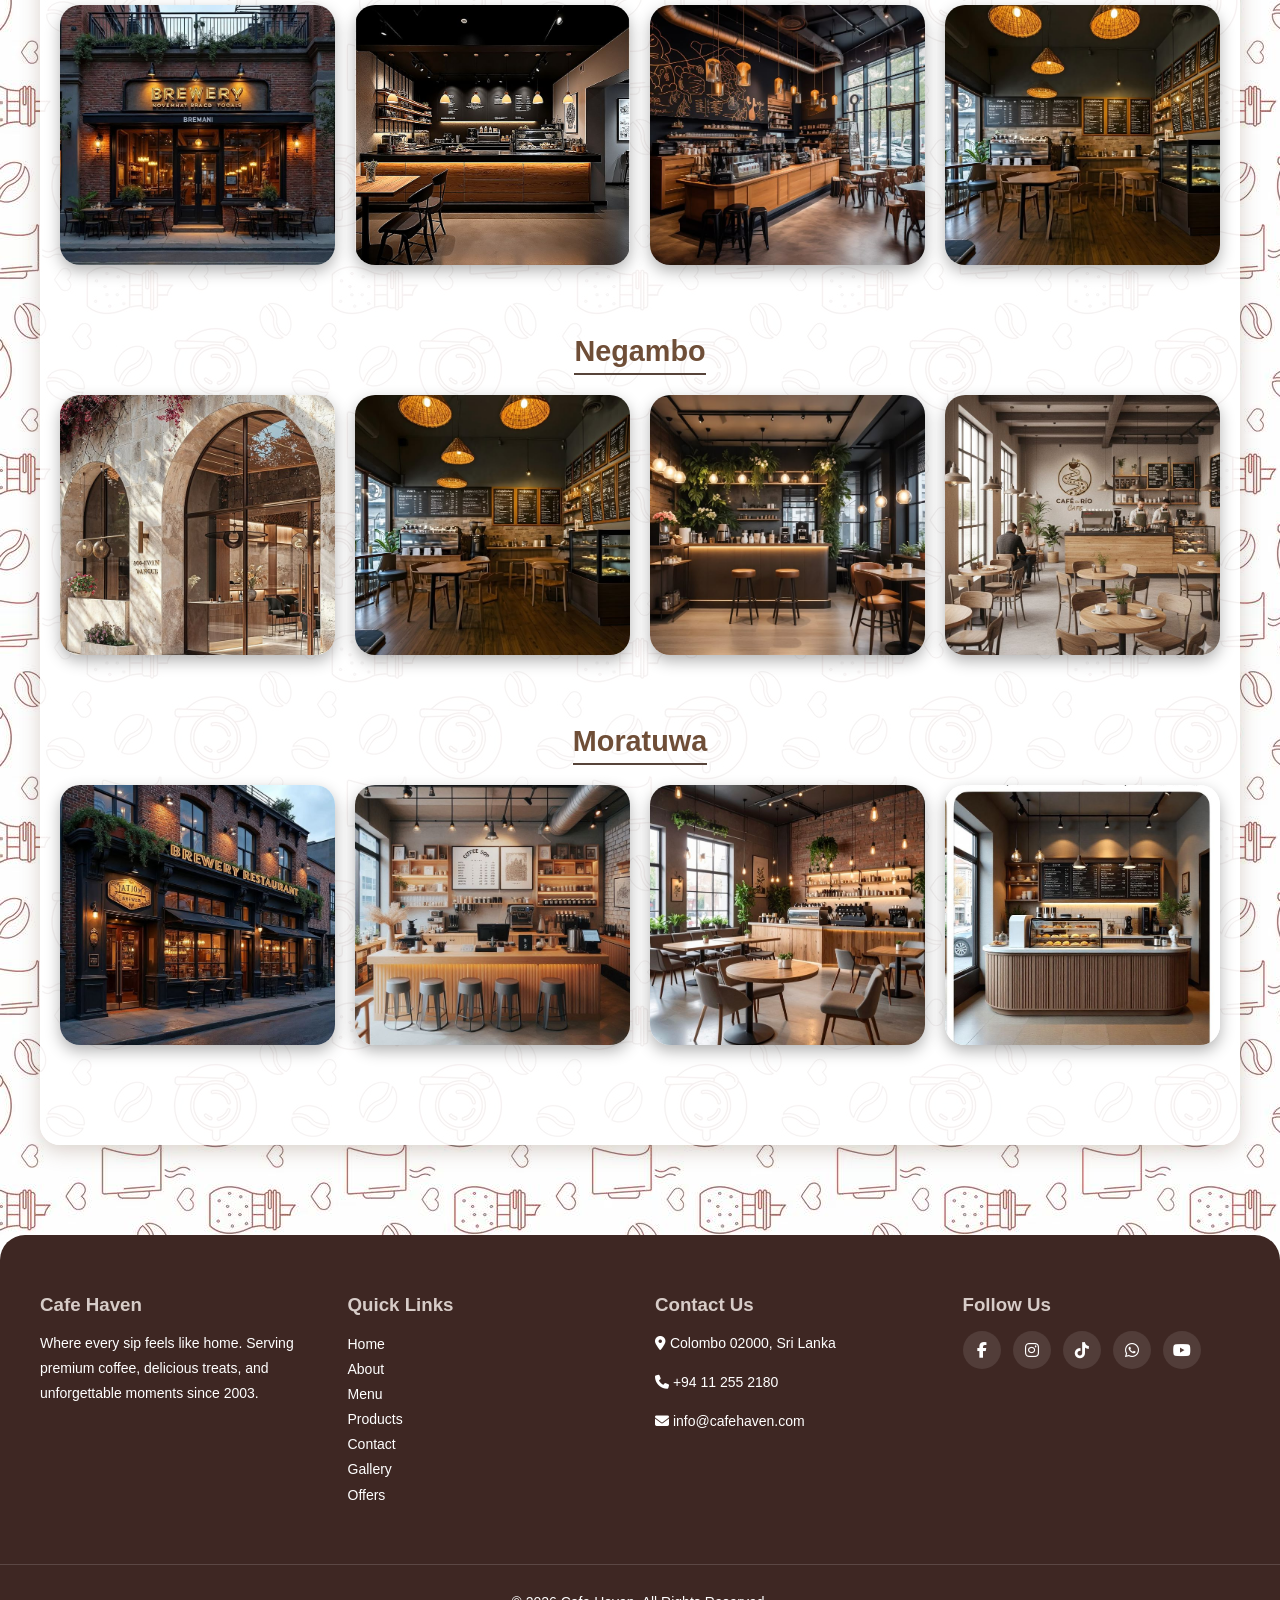
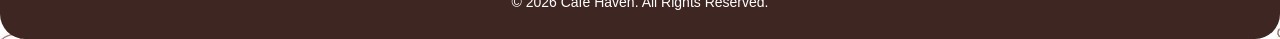
<file: gallery.html>
<!DOCTYPE html>
<html lang="en">
<head>
  <meta charset="UTF-8">
  <meta name="viewport" content="width=device-width, initial-scale=1.0">
  <head>
  <link rel="stylesheet" href="https://cdnjs.cloudflare.com/ajax/libs/font-awesome/6.5.0/css/all.min.css">
  <title>Cafe Haven | Gallery</title>
 
  <link rel="icon" type="image/png" sizes="64x64" href="images/logo.png">
  <link rel="stylesheet" href="style.css">
  <link rel="stylesheet" href="shop.css">
</head>
<body style="background-image: url('images/wallpaper1.jpg');">

  <header>
    <div class="logo">
      <a href="index.html">
        <img src="images/logo.png" alt="Cafe Haven Logo">
      </a>
    </div>

   <nav class="nav-center">
      <ul class="nav-links">
        <li><a href="index.html">Home</a></li>
        <li><a href="about.html">About</a></li>
        <li><a href="menu.html">Menu</a></li>
        <li><a href="products.html">Products</a></li>
        <li><a href="contact.html">Contact</a></li>
        <li><a href="gallery.html">Gallery</a></li>
        <li><a href="offers.html">Offers</a></li>
      </ul>
    </nav>

    <div class="nav-actions">
  <input type="text" placeholder="Search..." class="search-box">
  <a href="cart.html" class="cart-icon">
  <i class="fas fa-shopping-cart"></i>
  <span id="cart-count">0</span>
</a>
  
  <a href="login.html" class="login-icon">
    <i class="fas fa-user"></i></a>
  </div>
  </header>

  <section class="branches-gallery">
  <h2>Our Branches</h2>
  <p class="gallery-tagline">Explore Cafe Haven outlets across Sri Lanka ☕</p>

  <h3 class="branch-title">Dehiwala</h3>
  <div class="gallery-grid">
    <div class="gallery-item"><img src="images/dehiwala1.jpg" alt="Dehiwala Branch"></div>
    <div class="gallery-item"><img src="images/dehiwala2.jpg" alt="Dehiwala Branch"></div>
    <div class="gallery-item"><img src="images/dehiwala3.jpg" alt="Dehiwala Branch"></div>
    <div class="gallery-item"><img src="images/dehiwala4.jpg" alt="Dehiwala Branch"></div>
  </div>

  <h3 class="branch-title">Kandy</h3>
  <div class="gallery-grid">
    <div class="gallery-item"><img src="images/kandy1.jpg" alt="Kandy Branch"></div>
    <div class="gallery-item"><img src="images/kandy2.jpg" alt="Kandy Branch"></div>
    <div class="gallery-item"><img src="images/kandy3.jpg" alt="Kandy Branch"></div>
    <div class="gallery-item"><img src="images/kandy4.jpg" alt="Kandy Branch"></div>
  </div>

  <h3 class="branch-title">Wattala</h3>
  <div class="gallery-grid">
    <div class="gallery-item"><img src="images/wattala1.jpg" alt="Wattala Branch"></div>
    <div class="gallery-item"><img src="images/wattala2.jpg" alt="Wattala Branch"></div>
    <div class="gallery-item"><img src="images/wattala3.jpg" alt="Wattala Branch"></div>
    <div class="gallery-item"><img src="images/wattala4.jpg" alt="Wattala Branch"></div>
  </div>

  <h3 class="branch-title">Nugegoda</h3>
  <div class="gallery-grid">
    <div class="gallery-item"><img src="images/nugegoda1.jpg" alt="Nugegoda Branch"></div>
    <div class="gallery-item"><img src="images/nugegoda2.jpg" alt="Nugegoda Branch"></div>
    <div class="gallery-item"><img src="images/nugegoda3.jpg" alt="Nugegoda Branch"></div>
    <div class="gallery-item"><img src="images/nugegoda4.jpg" alt="Nugegoda Branch"></div>
  </div>

  <h3 class="branch-title">Negambo</h3>
  <div class="gallery-grid">
    <div class="gallery-item"><img src="images/negambo1.jpg" alt="Negambo Branch"></div>
    <div class="gallery-item"><img src="images/negambo2.jpg" alt="Negambo Branch"></div>
    <div class="gallery-item"><img src="images/negambo3.jpg" alt="Negambo Branch"></div>
    <div class="gallery-item"><img src="images/negambo4.jpg" alt="Negambo Branch"></div>
  </div>

  <h3 class="branch-title">Moratuwa</h3>
  <div class="gallery-grid">
    <div class="gallery-item"><img src="images/moratuwa1.jpg" alt="Moratuwa Branch"></div>
    <div class="gallery-item"><img src="images/moratuwa2.jpg" alt="Moratuwa Branch"></div>
    <div class="gallery-item"><img src="images/moratuwa3.jpg" alt="Moratuwa Branch"></div>
    <div class="gallery-item"><img src="images/moratuwa4.jpg" alt="Moratuwa Branch"></div>
  </div>

</section>

<footer class="footer">
  <div class="footer-container">

    <div class="footer-section">
      <h3>Cafe Haven</h3>
      <p>Where every sip feels like home. Serving premium coffee, delicious treats, and unforgettable moments since 2003.</p>
    </div>

    <div class="footer-section">
      <h3>Quick Links</h3>
      <ul>
        <li><a href="index.html">Home</a></li>
        <li><a href="about.html">About</a></li>
        <li><a href="menu.html">Menu</a></li>
        <li><a href="products.html">Products</a></li>
        <li><a href="contact.html">Contact</a></li>
        <li><a href="gallery.html">Gallery</a></li>
        <li><a href="offers.html">Offers</a></li>
      </ul>
    </div>

    <div class="footer-section">
      <h3>Contact Us</h3>
      <p><i class="fas fa-map-marker-alt"></i> Colombo 02000, Sri Lanka</p>
      <p><i class="fas fa-phone"></i> +94 11 255 2180</p>
      <p><i class="fas fa-envelope"></i> info@cafehaven.com</p>
    </div>

    <div class="footer-section">
      <h3>Follow Us</h3>
      <div class="social-icons">
        <a href="#"><i class="fab fa-facebook-f"></i></a>
        <a href="#"><i class="fab fa-instagram"></i></a>
        <a href="#"><i class="fab fa-tiktok"></i></a>
        <a href="#"><i class="fab fa-whatsapp"></i></a>
        <a href="#"><i class="fab fa-youtube"></i></a>
      </div>
    </div>

  </div>

  <div class="footer-bottom">
    <p>&copy; 2026 Cafe Haven. All Rights Reserved.</p>
  </div>
</footer>

  <button id="scrollTopBtn" title="Back to top"><i class="fas fa-chevron-up"></i></button>
  <script src="shop.js"></script>
</body>
</html>
</file>
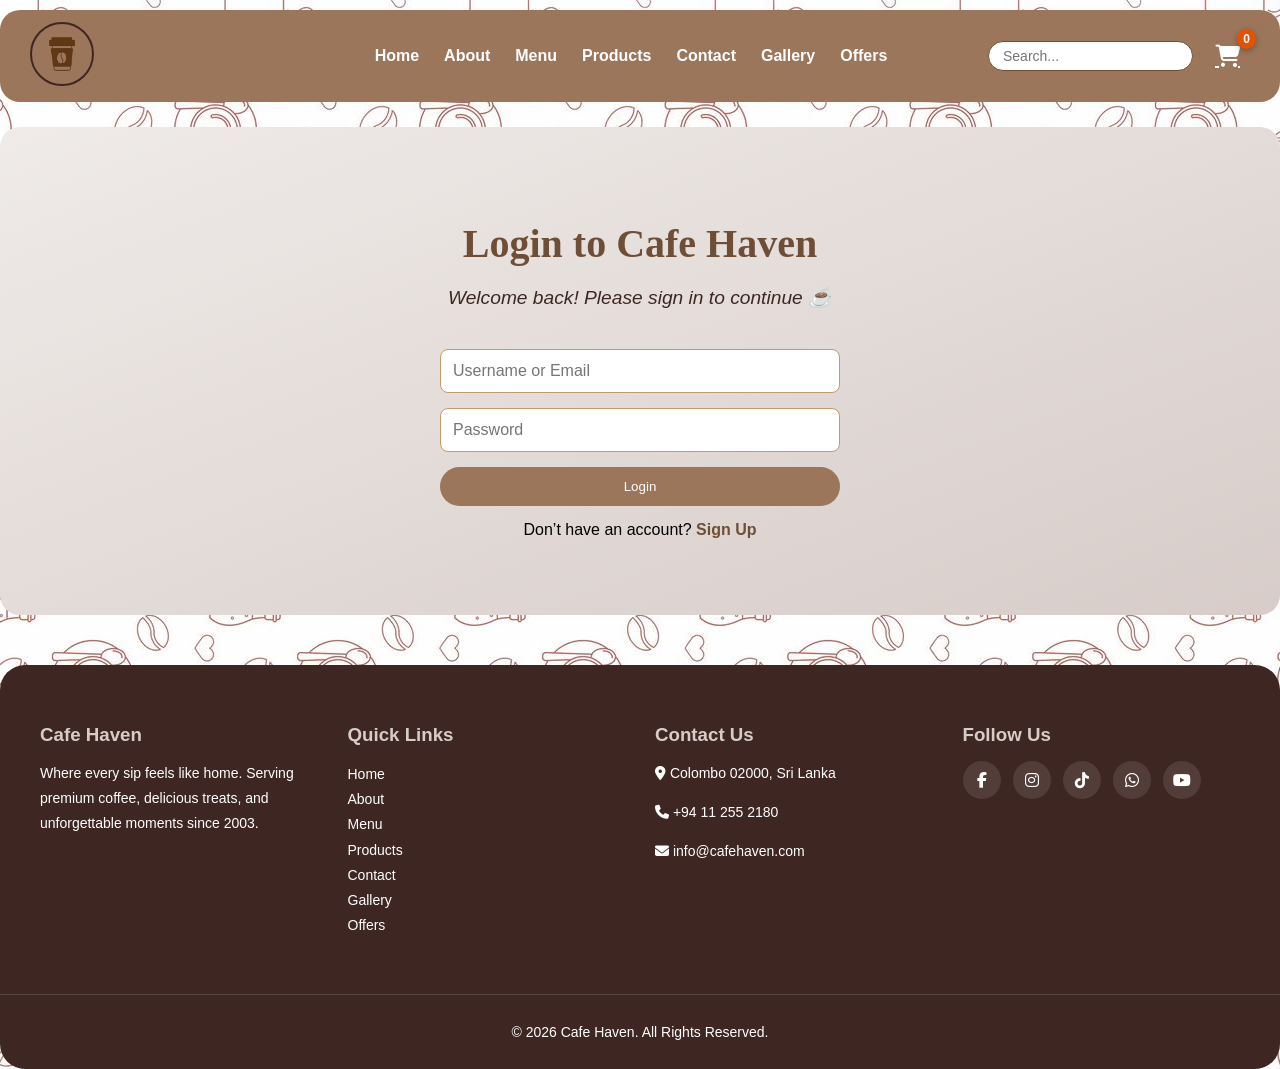
<file: login.html>
<!DOCTYPE html>
<html lang="en">
<head>
  <meta charset="UTF-8">
  <meta name="viewport" content="width=device-width, initial-scale=1.0">
  <title>Cafe Haven | Login</title>
  <link rel="stylesheet" href="https://cdnjs.cloudflare.com/ajax/libs/font-awesome/6.5.0/css/all.min.css">
  <link rel="icon" type="image/png" sizes="64x64" href="images/logo.png">
  <link rel="stylesheet" href="style.css">
  <link rel="stylesheet" href="shop.css">
</head>
<body style="background-image: url('images/wallpaper1.jpg');">

  <header>
    <div class="logo">
      <a href="index.html">
        <img src="images/logo.png" alt="Cafe Haven Logo">
      </a>
    </div>

    <nav class="nav-center">
      <ul class="nav-links">
        <li><a href="index.html">Home</a></li>
        <li><a href="about.html">About</a></li>
        <li><a href="menu.html">Menu</a></li>
        <li><a href="products.html">Products</a></li>
        <li><a href="contact.html">Contact</a></li>
        <li><a href="gallery.html">Gallery</a></li>
        <li><a href="offers.html">Offers</a></li>
      </ul>
    </nav>

    <div class="nav-actions">
  <input type="text" placeholder="Search..." class="search-box">
  <a href="cart.html" class="cart-icon">
  <i class="fas fa-shopping-cart"></i>
  <span id="cart-count">0</span>
</a>
  </div>
  </header>

  <section class="contact-section">
    <h2>Login to Cafe Haven</h2>
    <p class="contact-tagline">Welcome back! Please sign in to continue ☕</p>

    <div class="contact-form" style="max-width:400px; margin:auto;">
      <form>
        <input type="text" placeholder="Username or Email" required>
        <input type="password" placeholder="Password" required>
        <button type="submit">Login</button>
      </form>

      <p style="margin-top:15px; text-align:center;">
        Don’t have an account? 
        <a href="signup.html" class="contact-link">Sign Up</a>
      </p>
    </div>
  </section>

  <footer class="footer">
  <div class="footer-container">

    <div class="footer-section">
      <h3>Cafe Haven</h3>
      <p>Where every sip feels like home. Serving premium coffee, delicious treats, and unforgettable moments since 2003.</p>
    </div>

    <div class="footer-section">
      <h3>Quick Links</h3>
      <ul>
        <li><a href="index.html">Home</a></li>
        <li><a href="about.html">About</a></li>
        <li><a href="menu.html">Menu</a></li>
        <li><a href="products.html">Products</a></li>
        <li><a href="contact.html">Contact</a></li>
        <li><a href="gallery.html">Gallery</a></li>
        <li><a href="offers.html">Offers</a></li>
      </ul>
    </div>

    <div class="footer-section">
      <h3>Contact Us</h3>
      <p><i class="fas fa-map-marker-alt"></i> Colombo 02000, Sri Lanka</p>
      <p><i class="fas fa-phone"></i> +94 11 255 2180</p>
      <p><i class="fas fa-envelope"></i> info@cafehaven.com</p>
    </div>

    <div class="footer-section">
      <h3>Follow Us</h3>
      <div class="social-icons">
        <a href="#"><i class="fab fa-facebook-f"></i></a>
        <a href="#"><i class="fab fa-instagram"></i></a>
        <a href="#"><i class="fab fa-tiktok"></i></a>
        <a href="#"><i class="fab fa-whatsapp"></i></a>
        <a href="#"><i class="fab fa-youtube"></i></a>
      </div>
    </div>

  </div>

  <div class="footer-bottom">
    <p>&copy; 2026 Cafe Haven. All Rights Reserved.</p>
  </div>
</footer>

  <button id="scrollTopBtn" title="Back to top"><i class="fas fa-chevron-up"></i></button>
  <script src="shop.js"></script>
</body>
</html>
</file>
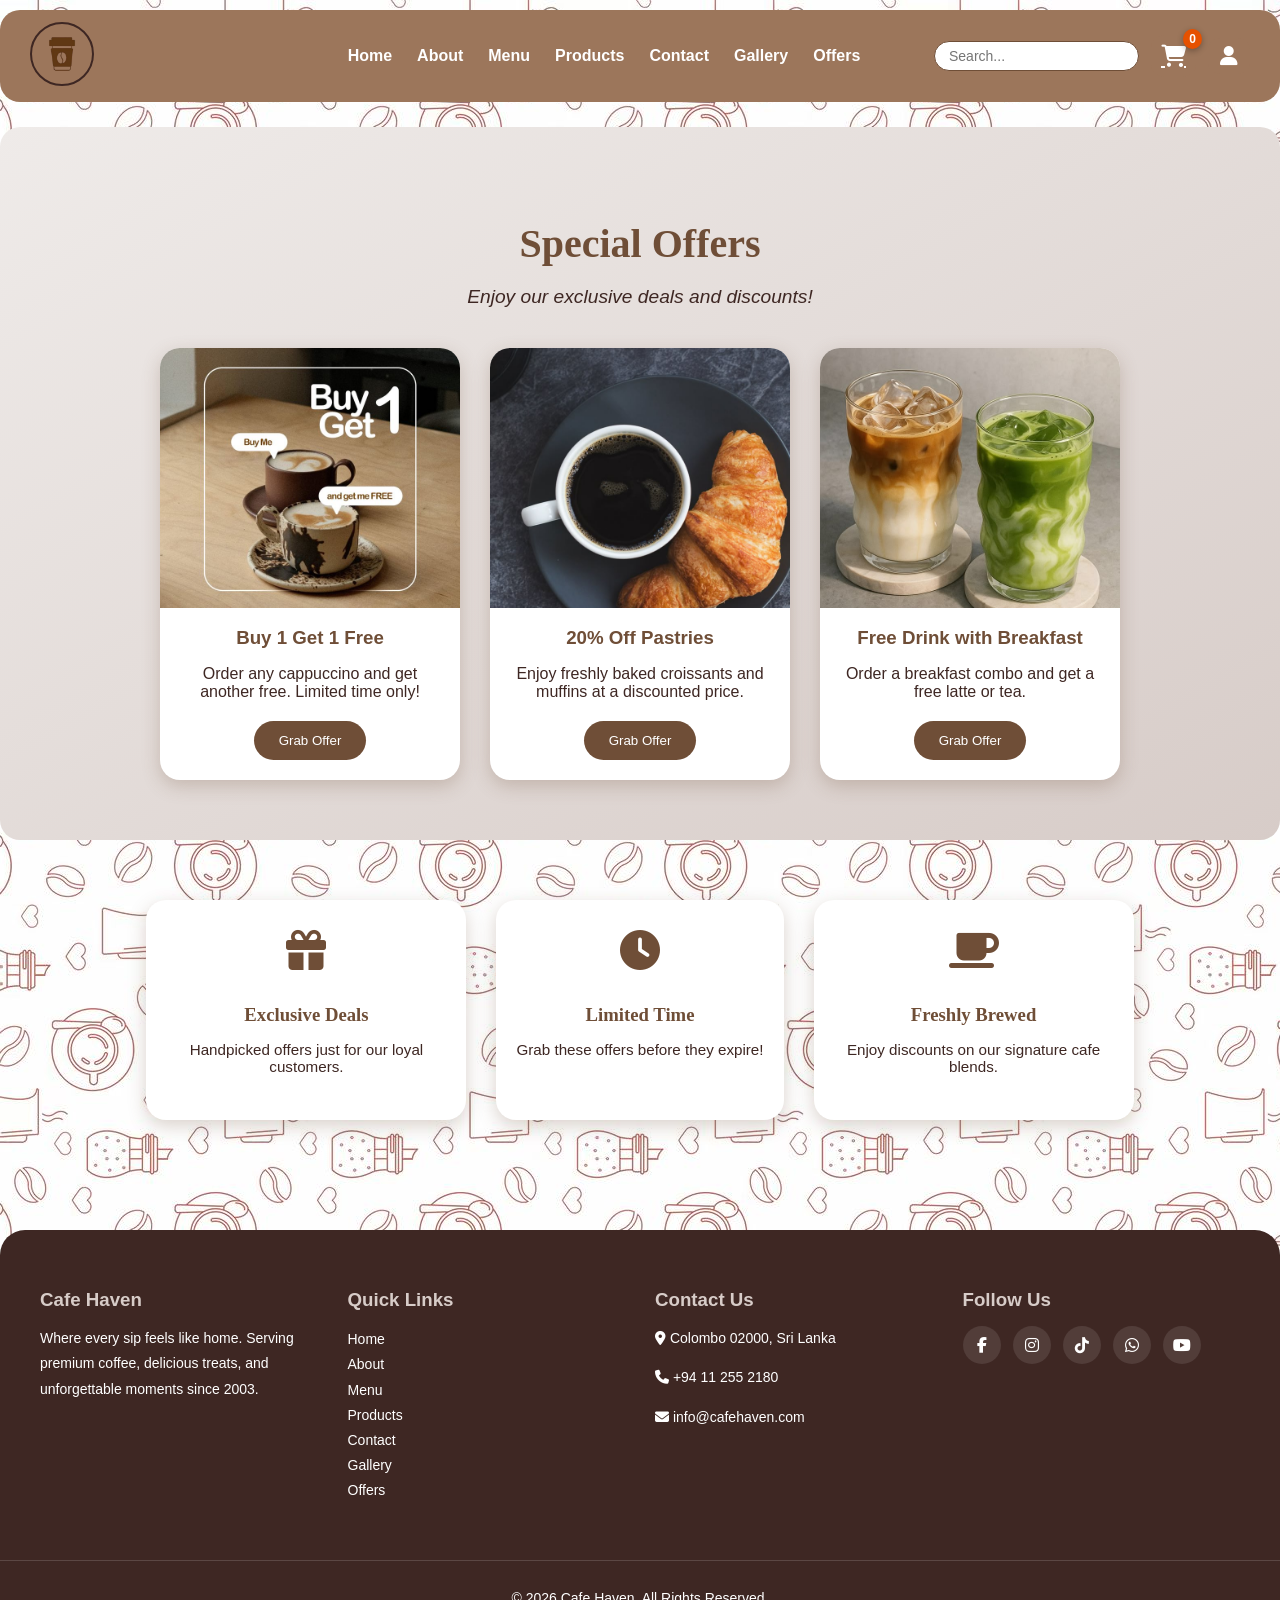
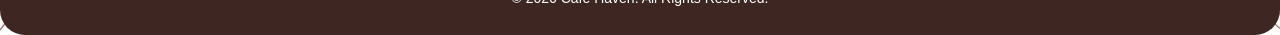
<file: offers.html>
<!DOCTYPE html>
<html lang="en">
<head>
  <meta charset="UTF-8">
  <meta name="viewport" content="width=device-width, initial-scale=1.0">
  <title>Cafe Haven | Offers</title>
  <link rel="stylesheet" href="https://cdnjs.cloudflare.com/ajax/libs/font-awesome/6.5.0/css/all.min.css">
  <link rel="icon" type="image/png" sizes="64x64" href="images/logo.png">
  <link rel="stylesheet" href="style.css">
  <link rel="stylesheet" href="shop.css">
</head>
<body style="background-image: url('images/wallpaper1.jpg');">

  <header>
   <div class="logo">
    <a href="index.html">
      <img src="images/logo.png" alt="Cafe Haven Logo">
    </a>
  </div>

    <nav class="nav-center">
      <ul class="nav-links">
        <li><a href="index.html">Home</a></li>
        <li><a href="about.html">About</a></li>
        <li><a href="menu.html">Menu</a></li>
        <li><a href="products.html">Products</a></li>
        <li><a href="contact.html">Contact</a></li>
        <li><a href="gallery.html">Gallery</a></li>
        <li><a href="offers.html">Offers</a></li>
      </ul>
    </nav>

    <div class="nav-actions">
  <input type="text" placeholder="Search..." class="search-box">
  <a href="cart.html" class="cart-icon">
  <i class="fas fa-shopping-cart"></i>
  <span id="cart-count">0</span>
</a>
  
  <a href="login.html" class="login-icon">
    <i class="fas fa-user"></i></a>
  </div>
  </header>

  <section class="offers-section">
  <h2>Special Offers</h2>
  <p class="offers-tagline">Enjoy our exclusive deals and discounts!</p>

  <div class="offers-content">
    <div class="offer-card">
      <img src="images/coffee-offer1.jpg" alt="Cafe Offer">
      <h3>Buy 1 Get 1 Free</h3>
      <p>Order any cappuccino and get another free. Limited time only!</p>
      <button class="offer-btn">Grab Offer</button>
    </div>

    <div class="offer-card">
      <img src="images/coffee-offer2.jpg" alt="Cafe Offer">
      <h3>20% Off Pastries</h3>
      <p>Enjoy freshly baked croissants and muffins at a discounted price.</p>
      <button class="offer-btn">Grab Offer</button>
    </div>

    <div class="offer-card">
      <img src="images/coffee-offer3.jpg" alt="Cafe Offer">
      <h3>Free Drink with Breakfast</h3>
      <p>Order a breakfast combo and get a free latte or tea.</p>
      <button class="offer-btn">Grab Offer</button>
    </div>
  </div>
</section>

<section class="highlights">
    <div class="highlight-card">
      <i class="fas fa-gift"></i>
      <h3>Exclusive Deals</h3>
      <p>Handpicked offers just for our loyal customers.</p>
    </div>

    <div class="highlight-card">
      <i class="fas fa-clock"></i>
      <h3>Limited Time</h3>
      <p>Grab these offers before they expire!</p>
    </div>

    <div class="highlight-card">
      <i class="fas fa-coffee"></i>
      <h3>Freshly Brewed</h3>
      <p>Enjoy discounts on our signature cafe blends.</p>
    </div>
</section>

<footer class="footer">
  <div class="footer-container">

    <div class="footer-section">
      <h3>Cafe Haven</h3>
      <p>Where every sip feels like home. Serving premium coffee, delicious treats, and unforgettable moments since 2003.</p>
    </div>

    <div class="footer-section">
      <h3>Quick Links</h3>
      <ul>
        <li><a href="index.html">Home</a></li>
        <li><a href="about.html">About</a></li>
        <li><a href="menu.html">Menu</a></li>
        <li><a href="products.html">Products</a></li>
        <li><a href="contact.html">Contact</a></li>
        <li><a href="gallery.html">Gallery</a></li>
        <li><a href="offers.html">Offers</a></li>
      </ul>
    </div>

    <div class="footer-section">
      <h3>Contact Us</h3>
      <p><i class="fas fa-map-marker-alt"></i> Colombo 02000, Sri Lanka</p>
      <p><i class="fas fa-phone"></i> +94 11 255 2180</p>
      <p><i class="fas fa-envelope"></i> info@cafehaven.com</p>
    </div>

    <div class="footer-section">
      <h3>Follow Us</h3>
      <div class="social-icons">
        <a href="#"><i class="fab fa-facebook-f"></i></a>
        <a href="#"><i class="fab fa-instagram"></i></a>
        <a href="#"><i class="fab fa-tiktok"></i></a>
        <a href="#"><i class="fab fa-whatsapp"></i></a>
        <a href="#"><i class="fab fa-youtube"></i></a>
      </div>
    </div>

  </div>

  <div class="footer-bottom">
    <p>&copy; 2026 Cafe Haven. All Rights Reserved.</p>
  </div>
</footer>

  <button id="scrollTopBtn" title="Back to top"><i class="fas fa-chevron-up"></i></button>
  <script src="shop.js"></script>
</body>
</html>
</file>
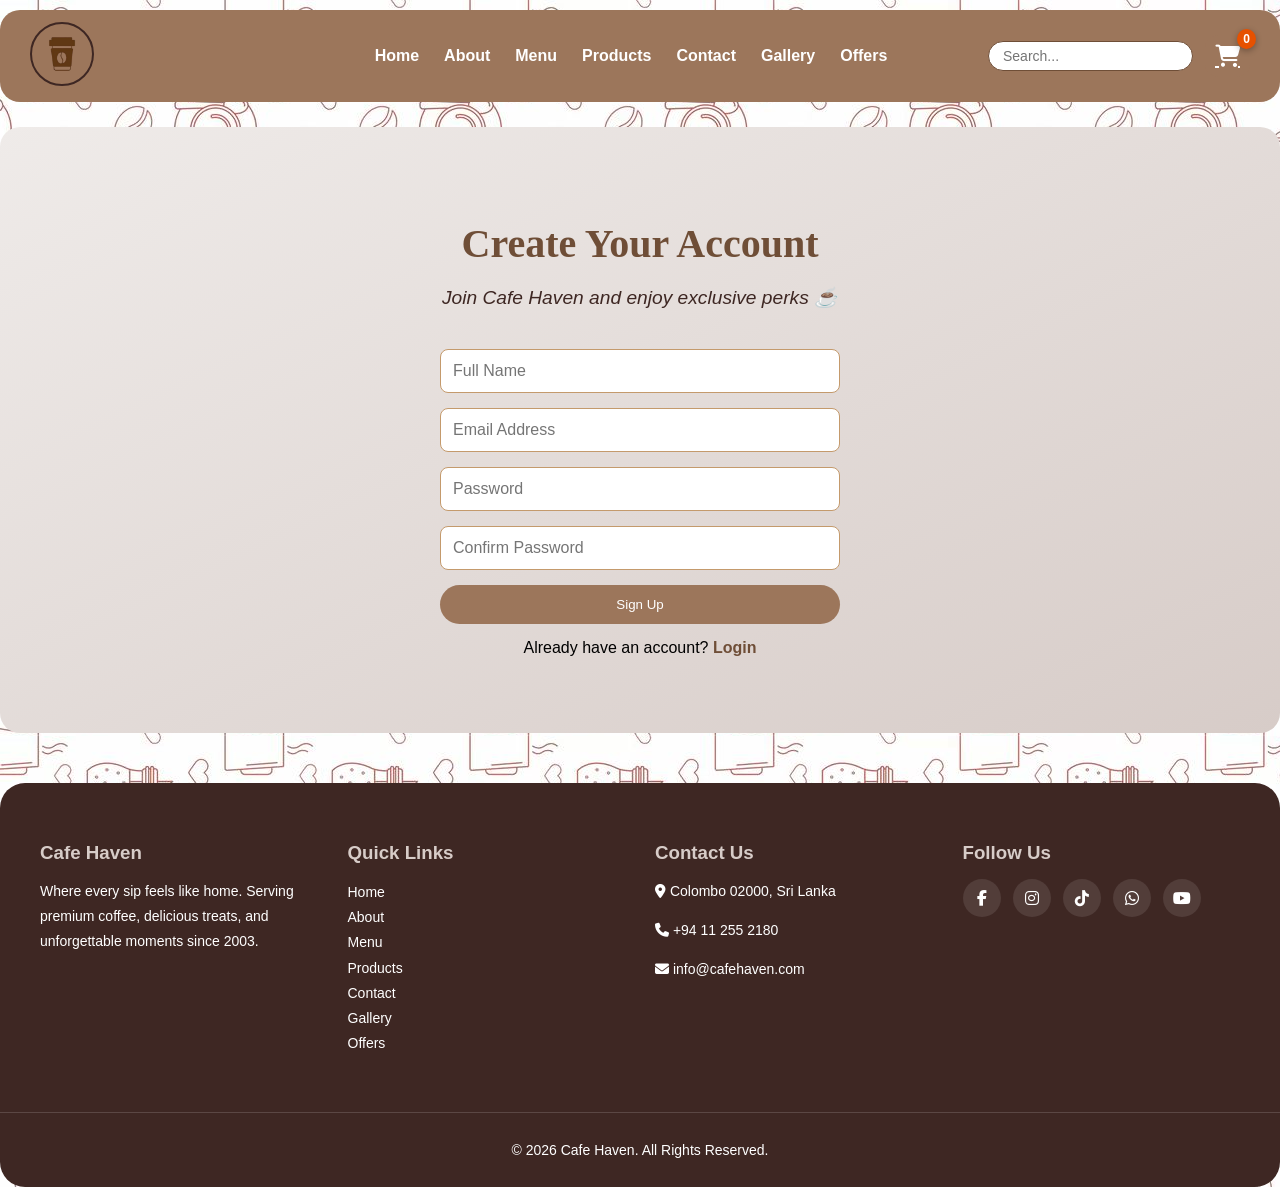
<file: signup.html>
<!DOCTYPE html>
<html lang="en">
<head>
  <meta charset="UTF-8">
  <meta name="viewport" content="width=device-width, initial-scale=1.0">
  <title>Cafe Haven | Sign Up</title>
  <link rel="stylesheet" href="https://cdnjs.cloudflare.com/ajax/libs/font-awesome/6.5.0/css/all.min.css">
  <link rel="icon" type="image/png" sizes="64x64" href="images/logo.png">
  <link rel="stylesheet" href="style.css">
  <link rel="stylesheet" href="shop.css">
</head>
<body style="background-image: url('images/wallpaper1.jpg');">

  <header>
    <div class="logo">
      <a href="index.html">
        <img src="images/logo.png" alt="Cafe Haven Logo">
      </a>
    </div>

    <nav class="nav-center">
      <ul class="nav-links">
        <li><a href="index.html">Home</a></li>
        <li><a href="about.html">About</a></li>
        <li><a href="menu.html">Menu</a></li>
        <li><a href="products.html">Products</a></li>
        <li><a href="contact.html">Contact</a></li>
        <li><a href="gallery.html">Gallery</a></li>
        <li><a href="offers.html">Offers</a></li>
      </ul>
    </nav>

    <div class="nav-actions">
  <input type="text" placeholder="Search..." class="search-box">
  <a href="cart.html" class="cart-icon">
  <i class="fas fa-shopping-cart"></i>
  <span id="cart-count">0</span>
</a>
  </div>
  </header>

  <section class="contact-section">
    <h2>Create Your Account</h2>
    <p class="contact-tagline">Join Cafe Haven and enjoy exclusive perks ☕</p>

    <div class="contact-form" style="max-width:400px; margin:auto;">
      <form>
        <input type="text" placeholder="Full Name" required>
        <input type="email" placeholder="Email Address" required>
        <input type="password" placeholder="Password" required>
        <input type="password" placeholder="Confirm Password" required>
        <button type="submit">Sign Up</button>
      </form>

      <p style="margin-top:15px; text-align:center;">
        Already have an account? 
        <a href="login.html" class="contact-link">Login</a>
      </p>
    </div>
  </section>

  <footer class="footer">
  <div class="footer-container">

    <div class="footer-section">
      <h3>Cafe Haven</h3>
      <p>Where every sip feels like home. Serving premium coffee, delicious treats, and unforgettable moments since 2003.</p>
    </div>

    <div class="footer-section">
      <h3>Quick Links</h3>
      <ul>
        <li><a href="index.html">Home</a></li>
        <li><a href="about.html">About</a></li>
        <li><a href="menu.html">Menu</a></li>
        <li><a href="products.html">Products</a></li>
        <li><a href="contact.html">Contact</a></li>
        <li><a href="gallery.html">Gallery</a></li>
        <li><a href="offers.html">Offers</a></li>
      </ul>
    </div>

    <div class="footer-section">
      <h3>Contact Us</h3>
      <p><i class="fas fa-map-marker-alt"></i> Colombo 02000, Sri Lanka</p>
      <p><i class="fas fa-phone"></i> +94 11 255 2180</p>
      <p><i class="fas fa-envelope"></i> info@cafehaven.com</p>
    </div>

    <div class="footer-section">
      <h3>Follow Us</h3>
      <div class="social-icons">
        <a href="#"><i class="fab fa-facebook-f"></i></a>
        <a href="#"><i class="fab fa-instagram"></i></a>
        <a href="#"><i class="fab fa-tiktok"></i></a>
        <a href="#"><i class="fab fa-whatsapp"></i></a>
        <a href="#"><i class="fab fa-youtube"></i></a>
      </div>
    </div>

  </div>

  <div class="footer-bottom">
    <p>&copy; 2026 Cafe Haven. All Rights Reserved.</p>
  </div>
</footer>

  <button id="scrollTopBtn" title="Back to top"><i class="fas fa-chevron-up"></i></button>
  <script src="shop.js"></script>
</body>
</html>
</file>
<file: style.css>
body {
  margin: 0;
  font-family: 'Roboto', sans-serif;
  display: flex;
  flex-direction: column;
  min-height: 100vh;
}

main {
  flex: 1;
}

header {
  margin-top: 10px;
  justify-content: space-between;
  font-family: 'Lucida Sans', Geneva, Verdana, sans-serif;
  background: #9c765b; 
  color: #fff; 
  display: flex;
  align-items: center;
  padding: 12px 30px;
  position: sticky;
  top: 0;
  backdrop-filter: blur(6px);
  z-index: 1000;
  border-radius: 20px;
}

.logo img {
  height: 60px;
  width: auto;
  border: 2px solid #3e2723; 
  border-radius: 50%;
}

.nav-center {
  flex: 1;
  display: flex;
  justify-content: center;
  margin-left: 50px;
}

.nav-links {
  list-style: none;
  display: flex;
  gap: 25px;
  margin-left: 130px; 
  padding: 0;
}

.nav-links a {
  color: #fff;
  text-decoration: none;
  font-size: 16px;
  font-weight: 600;
  transition: color 0.3s, transform 0.3s;
}

.nav-links a:hover {
  color: #d7ccc8; 
  transform: scale(1.1);
}

.nav-actions {
  display: flex;
  align-items: center;
  gap: 12px;
  margin-left: auto;
}

.login-icon {
  color: #fff;
  font-size: 20px;
  background: #9c765b;
  padding: 8px 12px;
  border-radius: 30%;
  transition: background 0.3s, transform 0.3s;
  text-decoration: none;
  display: inline-flex;
  align-items: center;
  justify-content: center;
}

.login-icon:hover {
  background: #aca8a7;
  transform: scale(1.1);
}

.cart-icon {
  position: relative;
  font-size: 22px;
  color: #fff;
  background: #9c765b;
  padding: 10px;
  border-radius: 30%;
  transition: background 0.3s, transform 0.3s;
  display: inline-flex;
  align-items: center;
  justify-content: center;
}

.cart-icon:hover {
  background: #aca8a7;
  transform: scale(1.1);
}

#cart-count {
  position: absolute;
  top: -6px;
  right: -6px;
  background: #e65100;
  color: #fff;
  font-size: 12px;
  font-weight: bold;
  border-radius: 50%;
  padding: 3px 6px;
  box-shadow: 0 2px 6px rgba(0,0,0,0.3);
  transition: transform 0.3s ease;
}

.search-box {
  padding: 6px 14px;
  border-radius: 40px;
  border: 1px solid #6f4e37; 
  font-size: 14px;
  outline: none;
  transition: all 0.3s ease;
}

.search-box:focus {
  border-color: #3e2723;
  box-shadow: 0 0 8px rgba(111,78,55,0.4);
}

.hero {
  height: 100vh; 
  border-radius: 30px;
  margin-top: 25px;
  min-height: 40vh;
  display: flex;
  align-items: center;
  justify-content: center;
  text-align: center;
  color: #fff; 
  position: relative;
  height: 50px;
  background: linear-gradient(rgba(175, 138, 112, 0.7), rgba(212, 197, 179, 0.7)); 
  background-size: cover;
  background-position: center;

  opacity: 0;                
  transform: translateY(30px); 
  animation: fadeInUp 1.5s ease forwards;
}

.hero h1 {
  font-family: 'Merriweather', serif;
  font-size: 3rem;
  margin-bottom: 10px;
  text-shadow: 2px 2px 6px rgba(0,0,0,0.6);     
  color: #ffffff; 
}

.hero p {
  font-family: 'Roboto', sans-serif;
  font-size: 1.2rem;
  margin-bottom: 25px;
  color: #f5f5f5; 
}

.hero::after {
  content: none;
  position: absolute;
  top: 0; left: 0;
  width: 100%; height: 100%;
}

.hero-content h1,
.hero-content p,
.hero-content button {
  opacity: 0;            
  animation: fadeInUp 2s ease forwards;
}

.hero-content h1 { animation-delay: 0.5s; }
.hero-content p { animation-delay: 1s; }
.hero-content button { animation-delay: 1.5s; }

.hero button {
  background: #9c765b; 
  border: none;
  padding: 12px 30px;
  color: #fff;
  font-size: 16px;
  border-radius: 6px;
  cursor: pointer;
  transition: transform 0.3s, background 0.3s;
}

.hero button:hover {
  transform: scale(1.1);
  background: #3e2723; 
}

.hero-content {
  transition: opacity 0.8s ease, transform 0.8s ease;
  
}

.hero-content.fade-out {
  opacity: 0;
  transform: scale(0.9);
}

.new-foods {
  margin-top: 40px; 
  padding: 60px 20px;
  background: linear-gradient(to bottom right, #efebe9, #d7ccc8); 
  border-radius: 25px;
  text-align: center;
  animation: fadeInUp 1.5s ease forwards;
}

.new-foods h2 {
  font-size: 2.5rem;
  color: #6f4e37; 
  font-family: 'Merriweather', serif;
  margin-bottom: 10px;
}

.food-tagline {
  font-size: 1.2rem;
  color: #3e2723; 
  font-style: italic;
  margin-bottom: 40px;
}

.food-grid {
  display: flex;
  flex-wrap: wrap;
  gap: 30px;
  justify-content: center;
}

.food-card {
  background: #fff;
  border-radius: 20px;
  box-shadow: 0 6px 18px rgba(0,0,0,0.15);
  overflow: hidden;
  max-width: 280px;
  text-align: center;
  transition: transform 0.3s, box-shadow 0.3s;
}

.food-card img {
  width: 100%;
  height: 260px;
  object-fit: cover;
  
}

.food-card h3 {
  color: #6f4e37; 
  margin: 15px 0 10px;
}

.food-card p {
  padding: 0 15px;
  color: #3e2723; 
  font-family: 'Roboto', sans-serif;
  margin-bottom: 15px;
}

.food-card .price {
  display: block;
  font-weight: bold;
  color: #6f4e37; 
  margin-bottom: 20px;
}

.food-card:hover {
  transform: translateY(-5px);
  box-shadow: 0 10px 25px rgba(111,78,55,0.4); 
}

.footer{
  border-radius: 25px;
  background:#3e2723;
  color:#fff;
  margin-top:50px;
}

.footer-container{
  max-width:1200px;
  margin:auto;
  padding:40px 20px;
  display:grid;
  grid-template-columns:repeat(auto-fit,minmax(220px,1fr));
  gap:30px;
}

.footer-section h3{
  margin-bottom:15px;
  color:#d7ccc8;
}

.footer-section p,
.footer-section li{
  font-size:14px;
  line-height:1.8;
}

.footer-section ul{
  list-style:none;
  padding:0;
}

.footer-section ul li a{
  color:#fff;
  text-decoration:none;
  transition:0.3s;
}

.footer-section ul li a:hover{
  color:#d7ccc8;
}

.social-icons{
  display:flex;
  gap:12px;
}

.social-icons a{
  width:38px;
  height:38px;
  display:flex;
  align-items:center;
  justify-content:center;
  background:rgba(255,255,255,0.1);
  border-radius:50%;
  color:#fff;
  text-decoration:none;
  transition:0.3s;
}

.social-icons a:hover{
  transform:translateY(-3px);
  background:#6f4e37;
}

.footer-bottom{
  text-align:center;
  padding:15px;
  border-top:1px solid rgba(255,255,255,0.15);
  font-size:14px;
}

.menu-section {
  padding: 50px 20px; 
  margin: 20px;        
  background: linear-gradient(to bottom right, #efebe9, #d7ccc8); 
  border-radius: 20px; 
  opacity: 0;                
  transform: translateY(30px); 
  animation: fadeInUp 1.5s ease forwards;
}

@keyframes fadeInUp {
  from {
    opacity: 0;
    transform: translateY(30px);
  }
  to {
    opacity: 1;
    transform: translateY(0);
  }
}

.menu-section h2 {
  text-align: center;
  font-size: 2.5rem;
  margin-bottom: 25px;
  color: #6f4e37; 
  font-family: 'Merriweather', serif;
}

.menu-category {
  padding-left: 50px;
  font-weight: bold;
  font-size: 1.8rem;          
  color: #6f4e37; 
  text-align: center;       
  margin: 30px auto 20px;       
  display: block; 
  background: rgba(255, 255, 255, 0.7);    
  padding: 8px 20px; 
  border-radius: 20px;     
  font-family: 'Merriweather', serif;
  letter-spacing: 1px; 
  backdrop-filter: blur(4px);     
}

.menu-grid {
  display: grid;
  grid-template-columns: repeat(auto-fit, minmax(220px, 1fr));
  gap: 25px;
  transition: max-height 0.5s ease;
  overflow: hidden;
}

.menu-grid.collapsed {
  max-height: 350px;
}

.menu-item.hidden {
  display: none;
}

.menu-grid.expanded {
  max-height: 100vh;
}

.menu-item {
  background: #fff;
  border-radius: 15px;
  padding: 20px;
  box-shadow: 0 4px 10px rgba(111,78,55,0.2);
  transition: transform 0.3s, background 0.3s;
  text-align: center;
  margin: 25px;
}

.menu-item:hover {
  transform: scale(1.05);
  background: #efebe9; 
}

.menu-item img {
  width: 100%;
  height: 160px;
  object-fit: cover;
  border-radius: 12px;
  margin-bottom: 15px;
  max-width: 200px;
  margin-left: 50px;
}

.price {
  font-weight: bold;
  color: #6f4e37; 
  font-size: 1.1rem;
}

.menu-tagline {
  text-align: center;       
  font-size: 1.3rem;       
  color: #3e2723; 
  margin-top: -10px;        
  margin-bottom: 25px;     
  font-style: italic;     
  font-family: 'Merriweather', serif;
}

.about-section {
  margin-top: 25px;
  padding: 80px 40px;
  background: linear-gradient(to bottom right, #efebe9, #d7ccc8); 
  border-radius: 30px;
  box-shadow: 0 6px 20px rgba(111,78,55,0.25); 
  opacity: 0;                
  transform: translateY(30px); 
  animation: fadeInUp 1.5s ease forwards;
}

@keyframes fadeInUp {
  from { opacity: 0; transform: translateY(30px); }
  to { opacity: 1; transform: translateY(0); }
}

.about-section h2 {
  text-align: center;
  font-size: 2.8rem;
  color: #6f4e37; 
  font-family: 'Merriweather', serif;
  margin-bottom: 15px;
  letter-spacing: 1px; 
  text-transform: uppercase;
}

.about-tagline {
  text-align: center;
  font-size: 1.4rem;
  color: #3e2723; 
  font-style: italic;
  margin-bottom: 50px;
  font-weight: 500;
}

.about-content {
  margin-left: 100px;
  display: flex;
  flex-wrap: wrap;
  gap: 50px;
  align-items: center;
  justify-content: space-between;
}

.about-text {
  flex: 1;
  min-width: 320px;
  font-family: 'Roboto', sans-serif;
  color: #3e2723; 
  line-height: 1.6; 
}

.about-text h3 {
  color: #6f4e37; 
  margin-top: 25px;
  font-size: 1.4rem;
  border-left: 4px solid #a1887f; 
  padding-left: 10px;
}

.about-text ul li::before {
  margin-left: 120px;
  position: absolute;
  left: 0;
  color: #6f4e37; 
  font-size: 1.2rem;
}

.about-text {
  flex: 2; 
}

.about-image img {
  width: 100%;
  max-width: 400px;
  border-radius: 25px;
  box-shadow: 0 8px 24px rgba(111,78,55,0.4); 
  transition: transform 0.4s;
  height: 500px;
  margin-right: 300px;   
  display: block;     
}

.about-image img:hover {
  transform: scale(1.05); 
}

.learn-btn {
  margin-left: 120px;
  margin-top: 25px;
  background: #9c765b;  
  color: #fff;
  border: none;
  padding: 12px 30px;
  border-radius: 25px;
  cursor: pointer;
  font-size: 1rem;
  transition: background 0.3s, transform 0.3s;
}

.learn-btn:hover {
  background: #3e2723; 
  transform: scale(1.05);
}

.contact-section {
  margin-top: 25px;
  padding: 60px 20px;
  background: linear-gradient(to bottom right, #efebe9, #d7ccc8); 
  border-radius: 20px;
  opacity: 0;                
  transform: translateY(30px); 
  animation: fadeInUp 1.5s ease forwards;
}

@keyframes fadeInUp {
  from { opacity: 0; transform: translateY(30px); }
  to { opacity: 1; transform: translateY(0); }
}

.contact-header {
  text-align: center;
  color: #fff;
  padding: 100px 20px;
  position: relative;
}

.contact-header::before {
  content: "";
  position: absolute;
  inset: 0;
  background: rgba(0,0,0,0.5); 
}

.contact-header h2,
.contact-header p {
  position: relative; 
  z-index: 1;
}

.contact-header h2 {
  font-size: 2.8rem;
  margin-bottom: 10px;
  color: #ff9800; 
}

.contact-header p {
  font-size: 1.2rem;
  color: #fff;
}

.contact-section h2 {
  text-align: center;
  font-size: 2.5rem;
  color: #6f4e37; 
  font-family: 'Merriweather', serif;
  margin-bottom: 10px;
}

.contact-tagline {
  text-align: center;
  font-size: 1.2rem;
  color: #3e2723; 
  font-style: italic;
  margin-bottom: 40px;
}

.contact-content {
  display: flex;
  flex-wrap: wrap;
  gap: 40px;
  justify-content: center;
}

.contact-info {
  flex: 1;
  min-width: 280px;
  font-family: 'Roboto', sans-serif;
  color: #3e2723; 
  line-height: 1.6;
  margin-left: 90px;
}

.contact-link {
  color: #6f4e37; 
  text-decoration: none;
  font-weight: 600;
  transition: color 0.3s, transform 0.3s;
}

.contact-link:hover {
  color: #a1887f; 
  transform: scale(1.05);
}

.contact-form {
  flex: 1;
  min-width: 280px;
  margin-right: 120px;
}

.contact-form form {
  display: flex;
  flex-direction: column;
  gap: 15px;
}

.contact-form input,
.contact-form textarea {
  padding: 12px;
  border-radius: 8px;
  border: 1px solid #c49a6c;
  font-size: 1rem;
}

.contact-form button {
  background: #9c765b;  
  color: #fff;
  border: none;
  padding: 12px;
  border-radius: 25px;
  cursor: pointer;
  transition: background 0.3s;
}

.contact-form button:hover {
  background: #3e2723;
}

.map-container {
  margin-top: 40px;
  display: flex;
  justify-content: center;
}

.map-container iframe {
  max-width: 1000px;
  width: 100%;
  border-radius: 20px;
  box-shadow: 0 6px 20px rgba(111,78,55,0.25); 
}

.directions-btn {
  display: inline-block;
  margin-top: 20px;
  background: linear-gradient(135deg, #6f4e37, #3e2723); 
  color: #fff;
  padding: 12px 35px;
  border-radius: 50px;
  text-decoration: none;
  font-size: 1rem;
  font-weight: 600;
  letter-spacing: 1px;
  box-shadow: 0 6px 15px rgba(111,78,55,0.3);
  transition: all 0.3s ease;
  width: auto;
  height: fit-content;
  margin-left: 50px;
  margin-top: 200px;
}

.directions-btn span {
  position: relative;
  z-index: 2;
}

.directions-btn::before {
  content: "";
  position: absolute;
  top: 0; left: -100%;
  width: 100%; height: 100%;
  background: rgba(255,255,255,0.2);
  transition: left 0.4s;
  z-index: 1;
  border-radius: 30px;
}

.directions-btn:hover {
  background: linear-gradient(135deg, #3e2723, #6f4e37); 
  transform: translateY(-3px) scale(1.05); 
  box-shadow: 0 8px 20px rgba(111,78,55,0.4);
}

.directions-btn:hover::before {
  left: 0; 
}

.social-links {
  text-align: center;
  margin-top: 40px;
}

.social-icon {
  display: inline-block;
  margin: 0 12px;
  font-size: 32px; 
  color: #4b2e2e;  
  transition: color 0.3s, transform 0.3s;
}

.social-icon.facebook:hover {
  color: #1877F2; 
  transform: scale(1.2);
}

.social-icon.instagram:hover {
  color: #E1306C; 
  transform: scale(1.2);
}

.social-icon.tiktok:hover {
  color: #381d1d; 
  transform: scale(1.2);
}

.social-icon.whatsapp:hover {
  color: #25D366;
  transform: scale(1.2);
}

.social-icon.youtube:hover {
  color: #FF0000; 
  transform: scale(1.2);
}

.offers-section {
  margin-top: 25px;
  padding: 60px 20px;
  background: linear-gradient(to bottom right, #efebe9, #d7ccc8);
  border-radius: 20px;
  opacity: 0;                
  transform: translateY(30px); 
  animation: fadeInUp 1.5s ease forwards;
}

@keyframes fadeInUp {
  from { opacity: 0; transform: translateY(30px); }
  to { opacity: 1; transform: translateY(0); }
}

.offers-section h2 {
  text-align: center;
  font-size: 2.5rem;
  color: #6f4e37; 
  font-family: 'Merriweather', serif;
  margin-bottom: 10px;
}

.offers-tagline {
  text-align: center;
  font-size: 1.2rem;
  color: #3e2723; 
  font-style: italic;
  margin-bottom: 40px;
}

.offers-content {
  display: flex;
  flex-wrap: wrap;
  gap: 30px;
  justify-content: center;
}

.offer-card {
  background: #fff;
  border-radius: 20px;
  box-shadow: 0 6px 18px rgba(111,78,55,0.25); 
  overflow: hidden;
  max-width: 300px;
  text-align: center;
  transition: transform 0.3s, box-shadow 0.3s;
}

.offer-card img {
  width: 100%;
  height: 260px;
  object-fit: cover;
}

.offer-card h3 {
  color: #6f4e37;
  margin: 15px 0 10px;
}

.offer-card p {
  padding: 0 15px;
  color: #3e2723; 
  font-family: 'Roboto', sans-serif;
  margin-bottom: 20px;
}

.offer-btn {
  background: #6f4e37; 
  color: #fff;
  border: none;
  padding: 12px 25px;
  border-radius: 25px;
  cursor: pointer;
  margin-bottom: 20px;
  transition: background 0.3s, transform 0.3s;
}

.offer-btn:hover {
  background: #3e2723; 
  transform: scale(1.05);
}

.offer-card:hover {
  transform: translateY(-5px);
  box-shadow: 0 10px 25px rgba(111,78,55,0.4);
}

.highlights {
  display: flex;
  flex-wrap: wrap;
  gap: 30px;
  justify-content: center;
  margin: 60px 20px;
}

.highlight-card {
  background: #fff;
  border-radius: 20px;
  box-shadow: 0 6px 18px rgba(111,78,55,0.25); 
  text-align: center;
  padding: 30px 20px;
  max-width: 280px;
  transition: transform 0.3s, box-shadow 0.3s;
}

.highlight-card i {
  font-size: 40px;
  color: #6f4e37; 
  margin-bottom: 15px;
}

.highlight-card h3 {
  color: #6f4e37; 
  font-family: 'Merriweather', serif;
  margin-bottom: 10px;
}

.highlight-card p {
  color: #3e2723;
  font-family: 'Roboto', sans-serif;
  font-size: 0.95rem;
}

.highlight-card:hover {
  transform: translateY(-5px);
  box-shadow: 0 10px 25px rgba(111,78,55,0.4);
}

.map-layout {
  display: flex;
  justify-content: center;
  align-items: center;
  background: linear-gradient(to bottom right, #efebe9, #d7ccc8);
  border-radius: 25px;
  padding: 40px 30px;
  box-shadow: 0 6px 20px rgba(111,78,55,0.25);
}

.map-layout h2 {
  text-align: center;
  color: #6f4e37;
  font-family: Verdana, Geneva, Tahoma, sans-serif;
}

.map-combined {
  border-radius: 12px;
  padding: 20px;
  max-width: 1000px;
  width: 100%;
}

.map-combined h2 {
  text-align: center;
  color: #3e2723;
  margin-bottom: 20px;
}

.map-content {
  display: flex;
  gap: 30px;
  align-items: flex-start;
  flex-wrap: wrap; 
}

.location-list {
  margin-left: 70px;
  margin-top: 50px;
  flex: 1;
  min-width: 250px;
}

.location-list ul {
  list-style: none;
  padding: 0;
}

.location-list li {
  padding: 6px 0;
  border-bottom: 1px solid #eee;
  font-size: 20px;
  color: #6f4e37;
  transition: color 0.3s;
}

.location-list li:hover {
  color: #3e2723;
  font-weight: bold;
}

.map-image {
  flex: 2;
  text-align: center;
}

.map-image img {
  width: auto;
  height: 550px;
  transition: transform 0.3s ease;
}

.map-image img:hover {
  transform: scale(1.03);
}

.loyalty-section {
  text-align: center;
  margin-top: 30px;
  background: linear-gradient(to bottom right, #efebe9, #d7ccc8); 
  padding: 60px 20px;
  border-radius: 50px;
  box-shadow: 0 6px 20px rgba(111,78,55,0.25);
  font-family: 'Roboto', sans-serif;
}

.loyalty-section h2 {
  font-size: 2.5rem;
  color: #6f4e37; 
  font-family: 'Merriweather', serif;
  margin-bottom: 15px;
}

.counter {
  font-size: 3rem;
  font-weight: bold;
  color: #3e2723; 
  margin: 20px 0;
}

.register-btn {
  background: #6f4e37; 
  color: #fff;
  border: none;
  padding: 12px 30px;
  border-radius: 25px;
  cursor: pointer;
  font-size: 1rem;
  transition: background 0.3s, transform 0.3s;
}

.register-btn:hover {
  background: #3e2723; 
  transform: scale(1.05);
}

.latest-news {
  margin-top: 30px;
  text-align: center;
  padding: 60px 20px;
  background: #f5f5f5;
  border-radius: 50px;
  font-family: 'Roboto', sans-serif;
}

.latest-news h2 {
  font-size: 2.5rem;
  color: #6f4e37;
  margin-bottom: 10px;
}

.news-tagline {
  font-size: 1.2rem;
  color: #3e2723;
  margin-bottom: 40px;
}

.news-grid {
  display: flex;
  flex-wrap: wrap;
  gap: 25px;
  justify-content: center;
}

.news-card {
  background: #fff;
  border-radius: 15px;
  box-shadow: 0 6px 15px rgba(111,78,55,0.25);
  text-align: left;
  padding: 20px;
  width: 300px;
  transition: transform 0.3s, box-shadow 0.3s;
}

.news-card img {
  width: 100%;
  height: 260px;
  object-fit: cover;
  border-radius: 12px;
  margin-bottom: 15px;
}

.news-card h3 {
  color: #6f4e37;
  font-size: 1.2rem;
  margin-bottom: 5px;
}

.news-card .date {
  font-size: 0.85rem;
  color: #757575;
  margin-bottom: 8px;
}

.news-card .desc {
  font-size: 0.95rem;
  color: #3e2723;
}

.news-card:hover {
  transform: translateY(-5px);
  box-shadow: 0 10px 25px rgba(111,78,55,0.4);
}

.vision-mission {
  display: flex;
  justify-content: center;   
  align-items: stretch;     
  gap: 50px;                
  flex-wrap: wrap;          
  margin: 40px auto;
  max-width: 1000px;
}

.vm-card {
  flex: 1;
  background: #dabfa9; 
  color: #341d1d;
  padding: 30px;
  border-radius: 15px;
  box-shadow: 0 6px 20px rgba(111,78,55,0.25);
  text-align: center;
  max-width: 350px;
}

.vm-card h2 {
  font-size: 1.8rem;
  margin-bottom: 15px;
  font-weight: bold;
  text-transform: uppercase; 
  border-bottom: 2px solid #fff; 
  padding-bottom: 10px;
}

.vm-card p {
  font-size: 1rem;
  line-height: 1.6;
}

.vm-card h2 i {
  margin-right: 10px;
  color: #fff; 
}

.branches-gallery {
  text-align: center;
  padding: 60px 20px;
  background: rgba(255,255,255,0.9);
  border-radius: 20px;
  margin: 40px;
  box-shadow: 0 6px 20px rgba(111,78,55,0.25);
}

.branch-title {
  font-size: 1.8rem;
  color: #6f4e37;
  margin: 30px 0 20px;
  border-bottom: 2px solid #57443a;
  display: inline-block;
  padding-bottom: 5px;
}

.gallery-grid {
  display: grid;
  grid-template-columns: repeat(auto-fit, minmax(220px, 1fr));
  gap: 20px;
  margin-bottom: 40px;
}

.gallery-item {
  overflow: hidden;
  border-radius: 20px;
  box-shadow: 0 6px 15px rgba(0,0,0,0.3);
  transition: transform 0.3s, box-shadow 0.3s;
}

.gallery-item img {
  width: 100%;
  height: 260px;
  object-fit: cover;
  transition: transform 0.5s ease;
  display: block;
}

.gallery-item:hover {
  transform: translateY(-5px);
  box-shadow: 0 10px 25px rgba(111,78,55,0.4);
}

.gallery-item:hover img {
  transform: scale(1.1); 
}

.fade-in {
  animation: fadeInUp 1s ease forwards;
}

@keyframes fadeInUp {
  from { opacity: 0; transform: translateY(30px); }
  to { opacity: 1; transform: translateY(0); }
}

.remove-btn {
  background: #e65100;
  color: #fff;
  border: none;
  padding: 6px 10px;
  border-radius: 6px;
  cursor: pointer;
  transition: background 0.3s;
}

.remove-btn:hover {
  background: #6f4e37;
}

.explore-btn{
  display:inline-block;
  padding:12px 28px;
  background:#6f4e37;
  color:white;
  text-decoration:none;
  border-radius:30px;
  font-weight:bold;
  transition:0.3s;
}

.explore-btn:hover{
  transform:translateY(-2px);
}

.products-section,
.branches-gallery {
  opacity: 0;
  transform: translateY(30px);
  animation: fadeInUp 1.5s ease forwards;
  text-align: center;
  margin-top: 80px;
}

@keyframes fadeInUp {
  from {
    opacity: 0;
    transform: translateY(30px);
  }
  to {
    opacity: 1;
    transform: translateY(0);
  }
}

.product-price {
  font-weight: bolder;
  color: #4a2d19; 
  font-size: 1.1rem;
}

.products-section h2{
  background: rgba(255, 255, 255, 0.7);    
  backdrop-filter: blur(4px);
  color:#6f4e37;
  font-size:2.5rem;
  margin-bottom:10px;
}

.products-tagline{
  background: rgba(255, 255, 255, 0.7);    
  backdrop-filter: blur(4px);
  color:#8d6e63;
  margin-bottom:40px;
}

.products-grid {
  margin-top: 50px;
  display: grid;
  grid-template-columns: repeat(3, minmax(0, 340px));
  justify-content: center;
  gap: 28px;
}

.product-card {
  background: #fff;
  border-radius: 20px;
  overflow: visible;        
  box-shadow: 0 5px 15px rgba(0,0,0,0.1);
  transition: 0.3s;
  display: flex;
  flex-direction: column;
  padding: 15px;           
}

.product-card:hover {
  transform: translateY(-8px);
}

.product-card img {
  width: 100%;
  height: 280px;
  object-fit: cover;
  display: block;
  background: #f9f4f0;
  padding: 10px;
  border-radius: 25px;     
  box-sizing: border-box;
}

.product-card h3 {
  color: #6f4e37;
  margin: 15px 15px 8px;
  font-size: 1rem;
}

.product-card p {
  padding: 0 15px 10px;
  color: #666;
  font-size: 0.9rem;
  flex: 1;
}

@media (max-width: 1024px) {
  .products-grid {
    grid-template-columns: repeat(2, minmax(0, 340px));
  }
}

@media (max-width: 600px) {
  .products-grid {
    grid-template-columns: 1fr;
  }
}
</file>
<file: shop.css>
.fav-nav-icon {
  position: relative;
  font-size: 22px;
  color: #fff;
  background: #9c765b;
  padding: 10px;
  border-radius: 30%;
  transition: background 0.3s, transform 0.3s;
  display: inline-flex;
  align-items: center;
  justify-content: center;
  text-decoration: none;
}
.fav-nav-icon:hover { background: #aca8a7; transform: scale(1.1); }
.fav-nav-icon span {
  position: absolute;
  top: -6px; right: -6px;
  background: #e65100;
  color: #fff;
  font-size: 12px;
  font-weight: bold;
  border-radius: 50%;
  padding: 3px 6px;
}

.card-actions, .item-actions {
  display: flex;
  gap: 8px;
  justify-content: center;
  align-items: center;
  padding: 10px 12px 14px;
  flex-wrap: wrap;
}
.add-cart-btn {
  background: linear-gradient(135deg, #6f4e37, #9c765b);
  color: #fff;
  border: none;
  padding: 9px 16px;
  border-radius: 25px;
  cursor: pointer;
  font-size: 13px;
  font-weight: 600;
  transition: all 0.3s ease;
  display: flex;
  align-items: center;
  gap: 6px;
}
.add-cart-btn:hover { background: linear-gradient(135deg, #3e2723, #6f4e37); transform: scale(1.05); }
.add-cart-btn.added { background: linear-gradient(135deg, #2e7d32, #43a047); }

.add-fav-btn {
  background: #fff;
  color: #c0392b;
  border: 2px solid #c0392b;
  width: 38px;
  height: 38px;
  border-radius: 50%;
  cursor: pointer;
  font-size: 15px;
  transition: all 0.3s;
  display: flex;
  align-items: center;
  justify-content: center;
  flex-shrink: 0;
}
.add-fav-btn:hover, .add-fav-btn.fav-active {
  background: #c0392b;
  color: #fff;
}

.cart-panel {
  position: fixed;
  top: 0; right: -420px;
  width: 380px;
  max-width: 95vw;
  height: 100%;
  background: #fff;
  z-index: 9999;
  box-shadow: -4px 0 25px rgba(0,0,0,0.25);
  display: flex;
  flex-direction: column;
  transition: right 0.35s cubic-bezier(0.4,0,0.2,1);
  border-radius: 20px 0 0 20px;
}
.cart-panel.open { right: 0; }

.panel-overlay {
  display: none;
  position: fixed;
  inset: 0;
  background: rgba(0,0,0,0.35);
  z-index: 9998;
}
.panel-overlay.show { display: block; }

.cart-panel-header {
  display: flex;
  justify-content: space-between;
  align-items: center;
  padding: 20px 22px;
  background: linear-gradient(135deg, #6f4e37, #9c765b);
  color: #fff;
  border-radius: 20px 0 0 0;
}
.cart-panel-header h3 { margin: 0; font-size: 1.2rem; display: flex; align-items: center; gap: 8px; }
.close-panel {
  background: rgba(255,255,255,0.2);
  border: none;
  color: #fff;
  font-size: 18px;
  cursor: pointer;
  border-radius: 50%;
  width: 36px; height: 36px;
  transition: background 0.3s;
}
.close-panel:hover { background: rgba(255,255,255,0.4); }

.cart-panel-items {
  flex: 1;
  overflow-y: auto;
  padding: 16px;
}
.empty-msg { text-align: center; color: #999; margin-top: 40px; font-style: italic; }

.panel-item {
  display: flex;
  align-items: center;
  gap: 12px;
  padding: 12px 0;
  border-bottom: 1px solid #f0e8e0;
}
.panel-item img {
  width: 60px; height: 60px;
  object-fit: cover;
  border-radius: 10px;
  flex-shrink: 0;
}
.panel-item-info { flex: 1; }
.panel-item-name { font-weight: 600; color: #3e2723; font-size: 14px; display: block; }
.panel-item-price { font-size: 13px; color: #6f4e37; display: block; margin-top: 3px; }
.panel-item-qty {
  display: flex;
  align-items: center;
  gap: 8px;
  margin-top: 6px;
}
.panel-item-qty button {
  background: #efebe9;
  border: none;
  width: 26px; height: 26px;
  border-radius: 50%;
  cursor: pointer;
  font-size: 12px;
  color: #6f4e37;
  transition: background 0.2s;
}
.panel-item-qty button:hover { background: #6f4e37; color: #fff; }
.panel-item-qty span { font-weight: bold; font-size: 14px; min-width: 18px; text-align: center; }

.panel-remove-btn {
  background: none;
  border: none;
  color: #e57373;
  cursor: pointer;
  font-size: 16px;
  padding: 4px;
  transition: color 0.2s;
}
.panel-remove-btn:hover { color: #c62828; }

.cart-panel-footer {
  padding: 18px;
  border-top: 2px solid #f0e8e0;
  background: #fafafa;
  border-radius: 0 0 0 20px;
}
.cart-total {
  font-size: 1.1rem;
  font-weight: bold;
  color: #3e2723;
  margin-bottom: 12px;
  display: flex;
  justify-content: space-between;
}
.view-cart-btn, .checkout-btn-panel {
  display: block;
  text-align: center;
  padding: 11px;
  border-radius: 25px;
  font-weight: 600;
  font-size: 14px;
  text-decoration: none;
  transition: all 0.3s;
  margin-bottom: 8px;
}
.view-cart-btn { 
  background: #efebe9; 
  color: #6f4e37; 
  border: 2px solid #6f4e37; 
}

.view-cart-btn:hover {
  background: #6f4e37; 
  color: #fff; 
}

.checkout-btn-panel { 
  background: linear-gradient(135deg, #6f4e37, #9c765b); 
  color: #fff; 
}

.checkout-btn-panel:hover { 
  background: linear-gradient(135deg, #3e2723, #6f4e37); 
}

.page-section {
  width: 100%;
  margin: 30px auto;
  max-width: 1000px;
  border-radius: 20px;
  padding: 40px 35px;
  animation: fadeInUp 0.8s ease forwards;
}
.page-title {
  font-size: 2rem;
  color: #6f4e37;
  background: rgba(255, 255, 255, 0.7);
  backdrop-filter: blur(4px);
  font-family: 'Merriweather', serif;
  margin-bottom: 30px;
  display: flex;
  align-items: center;
  gap: 12px;
}
.empty-page-msg { 
  text-align: center; 
  color: #888; 
  font-size: 1.1rem; 
  padding: 40px 0; 
}

.go-menu-link { 
  color: #6f4e37; 
  font-weight: bold; 
  text-decoration: underline; 
}

.cart-page-list { 
  display: flex; 
  flex-direction: column; 
  gap: 18px; 
  margin-bottom: 30px; 
}

.cart-page-item {
  display: flex;
  align-items: center;
  gap: 18px;
  background: #fdf8f5;
  border-radius: 14px;
  padding: 16px;
  box-shadow: 0 2px 10px rgba(111,78,55,0.08);
}
.cart-page-item img {
  width: 80px; height: 80px;
  object-fit: cover;
  border-radius: 12px;
  flex-shrink: 0;
}
.cart-page-item-info { 
  flex: 1; 
}

.cart-page-item-info h4 { 
  margin: 0 0 5px; 
  color: #3e2723; 
}

.cart-page-item-info span { 
  color: #6f4e37; 
  font-size: 14px; 
}

.cart-page-qty {
  display: flex;
  align-items: center;
  gap: 10px;
}
.cart-page-qty button {
  background: #efebe9;
  border: none;
  width: 32px; height: 32px;
  border-radius: 50%;
  cursor: pointer;
  color: #6f4e37;
  font-size: 13px;
  transition: all 0.2s;
}
.cart-page-qty button:hover { 
  background: #6f4e37; 
  color: #fff; 
}

.cart-page-qty span { 
  font-weight: bold; 
  min-width: 20px; 
  text-align: center; 
}

.cart-item-line-total { 
  font-weight: bold; 
  color: #6f4e37; 
  min-width: 90px; 
  text-align: right; 
}

.cart-summary {
  border-top: 2px solid #efebe9;
  padding-top: 20px;
  margin-top: 10px;
}
.summary-row {
  display: flex;
  justify-content: space-between;
  padding: 8px 0;
  color: #5d4037;
  font-size: 1rem;
}
.total-row { 
  font-weight: bold; 
  font-size: 1.2rem; 
  color: #3e2723; 
  border-top: 1px solid #d7ccc8; 
  padding-top: 12px; 
  margin-top: 6px; 
}

.cart-page-actions {
  display: flex;
  gap: 14px;
  margin-top: 22px;
  flex-wrap: wrap;
}
.clear-cart-btn {
  background: #fff;
  border: 2px solid #e57373;
  color: #c62828;
  padding: 12px 24px;
  border-radius: 25px;
  cursor: pointer;
  font-weight: 600;
  transition: all 0.3s;
  display: flex; align-items: center; gap: 8px;
}
.clear-cart-btn:hover { 
  background: #c62828; 
  color: #fff; 
}
.checkout-btn {
  background: linear-gradient(135deg, #6f4e37, #9c765b);
  color: #fff;
  padding: 12px 28px;
  border-radius: 25px;
  font-weight: 600;
  text-decoration: none;
  transition: all 0.3s;
  display: flex; align-items: center; gap: 8px;
}
.checkout-btn:hover { 
  background: linear-gradient(135deg, #3e2723, #6f4e37); 
  transform: scale(1.03); 
}

.fav-page-grid {
  display: grid;
  grid-template-columns: repeat(4, minmax(0, 1fr));
  gap: 30px;
}
.fav-page-card {
  background: #ffffff;
  border-radius: 16px;
  overflow: hidden;
  box-shadow: 0 4px 14px rgba(111,78,55,0.12);
  transition: transform 0.3s;
}
.fav-page-card:hover { transform: translateY(-4px); }
.fav-page-card img { 
  width: 100%; 
  height: 160px; 
  object-fit: cover; 
}
.fav-page-info { padding: 14px 14px 6px; }
.fav-page-info h4 { 
  margin: 0 0 5px; 
  color: #3e2723; 
}
.fav-page-actions {
  display: flex;
  flex-direction: column;
  gap: 8px;
  padding: 8px 14px 14px;
}
.remove-fav-btn {
  background: #fff;
  color: #c62828;
  border: 2px solid #e57373;
  padding: 8px 14px;
  border-radius: 20px;
  cursor: pointer;
  font-size: 13px;
  font-weight: 600;
  transition: all 0.3s;
  display: flex; 
  align-items: center; 
  gap: 6px; 
  justify-content: center;
}
.remove-fav-btn:hover { 
  background: #c62828; 
  color: #fff; 
}

.checkout-layout {
  display: grid;
  grid-template-columns: 1.4fr 1fr;
  gap: 32px;
  max-width: 1100px;
}
.checkout-form-section { flex: 1; }
.order-summary-section {
  background: #fdf8f5;
  border-radius: 16px;
  padding: 24px;
  height: fit-content;
  box-shadow: 0 4px 14px rgba(111,78,55,0.1);
}
.order-summary-section h3 {
  color: #6f4e37;
  font-family: 'Merriweather', serif;
  margin-bottom: 18px;
  display: flex; 
  align-items: center; 
  gap: 8px;
}
.checkout-step {
  background: #fdf8f5;
  border-radius: 14px;
  padding: 22px;
  margin-bottom: 20px;
}
.checkout-step h3 {
  color: #6f4e37;
  margin: 0 0 18px;
  font-size: 1.1rem;
  display: flex; align-items: center; gap: 8px;
}
.form-group { 
  margin-bottom: 16px; 
}

.form-group label { 
  display: block; 
  color: #5d4037; 
  font-weight: 600; 
  font-size: 14px; 
  margin-bottom: 6px; 
}

.form-group input {
  width: 100%;
  padding: 11px 14px;
  border: 1.5px solid #d7ccc8;
  border-radius: 10px;
  font-size: 14px;
  color: #3e2723;
  transition: border-color 0.3s;
  box-sizing: border-box;
}
.form-group input:focus { 
  border-color: #9c765b; 
  outline: none; 
  box-shadow: 0 0 6px rgba(111,78,55,0.2); 
}

.form-row { 
  display: grid; 
  grid-template-columns: 1fr 1fr; 
  gap: 14px; 
}

.payment-options { 
  display: flex; 
  gap: 16px; 
  flex-wrap: wrap; 
  margin-bottom: 16px; 
}

.payment-option {
  display: flex;
  align-items: center;
  gap: 8px;
  cursor: pointer;
  background: #fff;
  border: 2px solid #d7ccc8;
  padding: 10px 18px;
  border-radius: 25px;
  font-size: 14px;
  color: #5d4037;
  transition: all 0.3s;
}
.payment-option:has(input:checked) { 
  border-color: #9c765b; 
  background: #efebe9; 
}

.checkout-item {
  display: flex;
  align-items: center;
  gap: 12px;
  padding: 10px 0;
  border-bottom: 1px solid #e8ddd5;
  font-size: 14px;
  color: #5d4037;
}
.checkout-item img { 
  width: 48px; 
  height: 48px; 
  object-fit: cover; 
  border-radius: 8px; 
  flex-shrink: 0; 
}

.checkout-item span:last-child { 
  margin-left: auto; 
  font-weight: 600; 
  color: #6f4e37; 
}

.place-order-btn {
  width: 100%;
  background: linear-gradient(135deg, #6f4e37, #9c765b);
  color: #fff;
  border: none;
  padding: 15px;
  border-radius: 30px;
  font-size: 1.1rem;
  font-weight: 700;
  cursor: pointer;
  transition: all 0.3s;
  display: flex; 
  align-items: center; 
  justify-content: center; 
  gap: 10px;
  margin-top: 10px;
}
.place-order-btn:hover { 
  background: linear-gradient(135deg, #3e2723, #6f4e37); 
  transform: scale(1.02); 
}

.order-modal {
  display: none;
  position: fixed;
  inset: 0;
  background: rgba(0,0,0,0.55);
  z-index: 99999;
  align-items: center;
  justify-content: center;
}
.order-modal.show { display: flex; }
.order-modal-content {
  background: #fff;
  border-radius: 24px;
  padding: 50px 40px;
  text-align: center;
  max-width: 420px;
  animation: popIn 0.4s ease;
  box-shadow: 0 12px 40px rgba(0,0,0,0.2);
}
@keyframes popIn {
  from { opacity: 0; transform: scale(0.7); }
  to { opacity: 1; transform: scale(1); }
}
.order-success-icon { 
  font-size: 60px; 
  color: #43a047; 
  margin-bottom: 18px; 
}

.order-modal-content h2 { 
  color: #3e2723; 
  margin-bottom: 10px; 
}

.order-modal-content p { 
  color: #6f4e37; 
  margin-bottom: 28px; 
}

.back-menu-btn {
  display: inline-block;
  background: linear-gradient(135deg, #6f4e37, #9c765b);
  color: #fff;
  padding: 12px 30px;
  border-radius: 25px;
  text-decoration: none;
  font-weight: 600;
  transition: all 0.3s;
}
.back-menu-btn:hover { 
  background: linear-gradient(135deg, #3e2723, #6f4e37); 
}

@media (max-width: 768px) {
  .checkout-layout { grid-template-columns: 1fr; }
  .fav-page-grid { grid-template-columns: repeat(auto-fill, minmax(160px, 1fr)); }
  .cart-panel { width: 95vw; }
}

.search-no-result {
  text-align: center;
  color: #8d6e63;
  font-size: 1.1rem;
  padding: 40px 20px;
  width: 100%;
}

.qv-img-wrapper {
  position: relative;
  overflow: hidden;

}
.qv-img-wrapper img {
  display: block;
  width: 100%;
  transition: transform 0.4s ease;
}
.qv-img-wrapper:hover img {
  transform: scale(1.07);
}
.quick-view-btn {
  position: absolute;
  bottom: -50px;
  left: 50%;
  transform: translateX(-50%);
  background: rgba(111,78,55,0.92);
  color: #fff;
  border: none;
  padding: 9px 22px;
  border-radius: 25px;
  cursor: pointer;
  font-size: 13px;
  font-weight: 600;
  display: flex;
  align-items: center;
  gap: 6px;
  white-space: nowrap;
  transition: bottom 0.3s ease, background 0.3s;
  z-index: 2;
}
.qv-img-wrapper:hover .quick-view-btn {
  bottom: 12px;
}
.quick-view-btn:hover {
  background: rgba(62,39,35,0.97);
}

#qvOverlay {
  display: none;
  position: fixed;
  inset: 0;
  background: rgba(0,0,0,0.5);
  z-index: 10000;
}
#qvOverlay.show { display: block; }

#quickViewModal {
  display: none;
  position: fixed;
  top: 50%;
  left: 50%;
  transform: translate(-50%, -50%) scale(0.85);
  background: #fff;
  border-radius: 20px;
  width: 90%;
  max-width: 480px;
  z-index: 10001;
  box-shadow: 0 20px 60px rgba(0,0,0,0.3);
  overflow: hidden;
  transition: transform 0.3s ease, opacity 0.3s ease;
  opacity: 0;
  display: flex;          
  flex-direction: column; 
}

#qv-img {
  width: 100%;
  height: 280px;
  object-fit: contain;
  padding: 15px;
  display: block;
  border-radius: 25px;
}

.qv-body {
  padding: 20px 24px 28px;
  flex: 1;                
}

#quickViewModal.show {
  display: block;
  transform: translate(-50%, -50%) scale(1);
  opacity: 1;
}
.qv-close {
  position: absolute;
  top: 12px; right: 16px;
  background: none;
  border: none;
  font-size: 22px;
  cursor: pointer;
  color: #6f4e37;
  z-index: 2;
}

.qv-body h3 {
  color: #6f4e37;
  font-size: 1.4rem;
  margin-bottom: 8px;
}
.qv-body .qv-price {
  color: #c0392b;
  font-size: 1.2rem;
  font-weight: 700;
  margin-bottom: 10px;
}
.qv-body p {
  color: #666;
  margin-bottom: 18px;
  line-height: 1.6;
}
.qv-add-btn {
  background: linear-gradient(135deg, #6f4e37, #9c765b);
  color: #fff;
  border: none;
  padding: 12px 28px;
  border-radius: 25px;
  cursor: pointer;
  font-size: 14px;
  font-weight: 600;
  display: inline-flex;
  align-items: center;
  gap: 8px;
  transition: all 0.3s ease;
}
.qv-add-btn:hover { 
  background: linear-gradient(135deg, #3e2723, #6f4e37); 
}

.feedback-section {
  max-width: 820px;
  margin: 60px auto;
  padding: 40px 30px;
  background: rgba(255,255,255,0.96);
  border-radius: 20px;
  box-shadow: 0 8px 30px rgba(0,0,0,0.1);
}
.feedback-section h2 {
  color: #6f4e37;
  text-align: center;
  font-size: 2rem;
  margin-bottom: 6px;
}
.feedback-tagline {
  text-align: center;
  color: #8d6e63;
  margin-bottom: 28px;
}
.feedback-form {
  display: flex;
  flex-direction: column;
  gap: 14px;
  margin-bottom: 36px;
}
.feedback-form input,
.feedback-form textarea {
  border: 1.5px solid #d7ccc8;
  border-radius: 12px;
  padding: 12px 16px;
  font-size: 14px;
  font-family: inherit;
  color: #333;
  transition: border-color 0.3s;
  background: #fafafa;
}
.feedback-form input:focus,
.feedback-form textarea:focus {
  border-color: #9c765b;
  outline: none;
}
.feedback-form textarea { 
  resize: vertical; 
  min-height: 90px; 
}

.star-row {
  display: flex;
  gap: 6px;
  align-items: center;
}
.star-row label { 
  color: #6f4e37; 
  font-weight: 600; 
  margin-right: 6px; 
}
.star-btn {
  background: none;
  border: none;
  font-size: 26px;
  cursor: pointer;
  color: #ccc;
  transition: color 0.2s, transform 0.2s;
  padding: 0;
}
.star-btn.active, .star-btn:hover { 
  color: #f5a623; 
  transform: scale(1.15); 
}

#submitReview {
  background: linear-gradient(135deg, #6f4e37, #9c765b);
  color: #fff;
  border: none;
  padding: 12px 30px;
  border-radius: 25px;
  cursor: pointer;
  font-size: 15px;
  font-weight: 600;
  align-self: flex-start;
  transition: background 0.3s, transform 0.2s;
}
#submitReview:hover { 
  background: linear-gradient(135deg, #3e2723, #6f4e37); 
  transform: scale(1.03); 
}

.reviews-title {
  color: #6f4e37;
  font-size: 1.2rem;
  font-weight: 700;
  margin-bottom: 16px;
  border-bottom: 2px solid #d7ccc8;
  padding-bottom: 8px;
}
.no-reviews { 
  color: #aaa; 
  text-align: center; 
  padding: 20px; 
}

.review-card {
  background: #fdf6f0;
  border-radius: 14px;
  padding: 16px 18px;
  margin-bottom: 14px;
  border-left: 4px solid #9c765b;
}
.review-header {
  display: flex;
  align-items: center;
  gap: 12px;
  margin-bottom: 10px;
  flex-wrap: wrap;
}
.review-avatar {
  width: 38px; height: 38px;
  border-radius: 50%;
  background: linear-gradient(135deg, #6f4e37, #9c765b);
  color: #fff;
  font-size: 16px;
  font-weight: 700;
  display: flex;
  align-items: center;
  justify-content: center;
  flex-shrink: 0;
}
.review-header strong { 
  color: #5d3a1a; 
  font-size: 15px; 
}
.review-date { 
  color: #aaa; 
  font-size: 12px; 
  display: block; 
}
.review-stars { 
  color: #f5a623; 
  font-size: 16px; 
  margin-left: auto; 
}
.review-msg { 
  color: #555; 
  font-size: 14px; 
  line-height: 1.6; 
  margin: 0; 
}

#scrollTopBtn {
  position: fixed;
  bottom: 32px;
  right: 32px;
  background: linear-gradient(135deg, #6f4e37, #9c765b);
  color: #fff;
  border: none;
  width: 48px;
  height: 48px;
  border-radius: 50%;
  font-size: 20px;
  cursor: pointer;
  z-index: 9990;
  display: flex;
  align-items: center;
  justify-content: center;
  box-shadow: 0 4px 18px rgba(111,78,55,0.4);
  opacity: 0;
  transform: translateY(20px);
  transition: opacity 0.3s, transform 0.3s, background 0.3s;
  pointer-events: none;
}
#scrollTopBtn.visible {
  opacity: 1;
  transform: translateY(0);
  pointer-events: all;
}
#scrollTopBtn:hover { 
  background: linear-gradient(135deg, #3e2723, #6f4e37); 
  transform: scale(1.1); 
}
</file>
